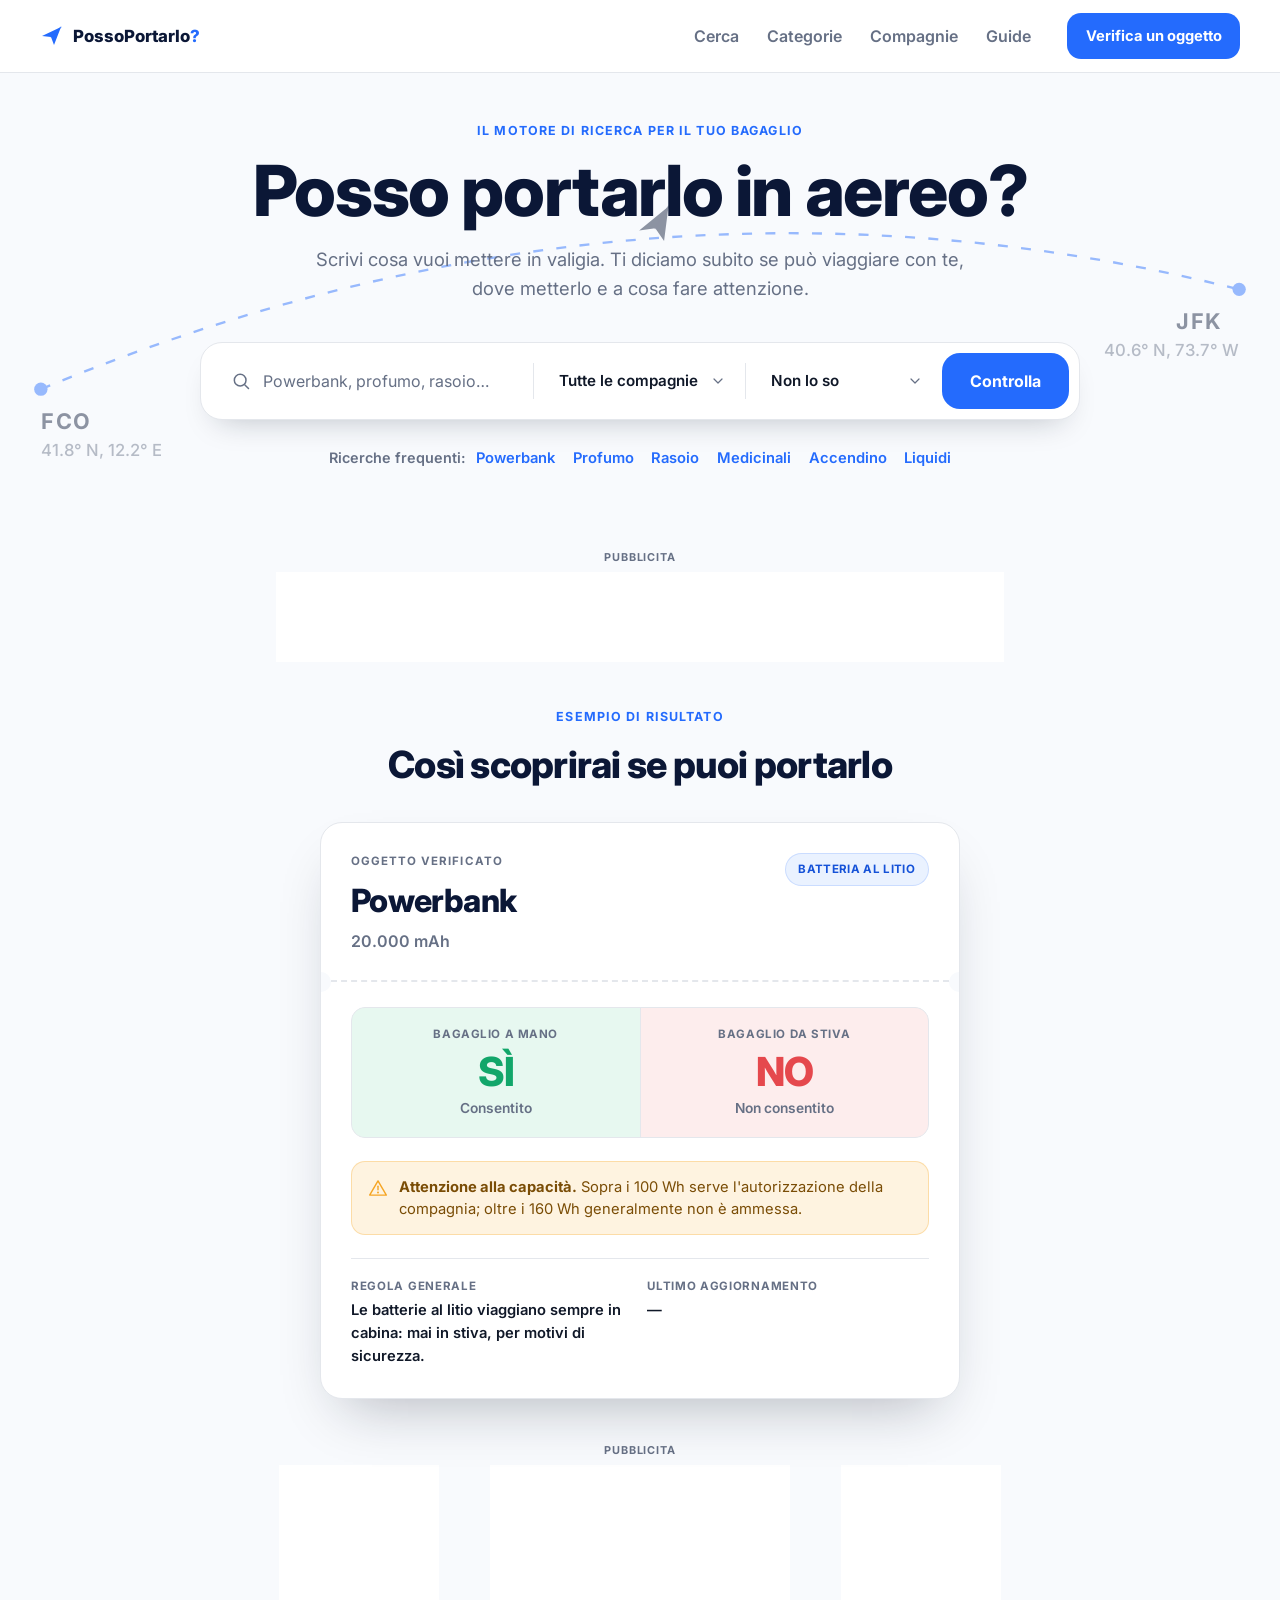
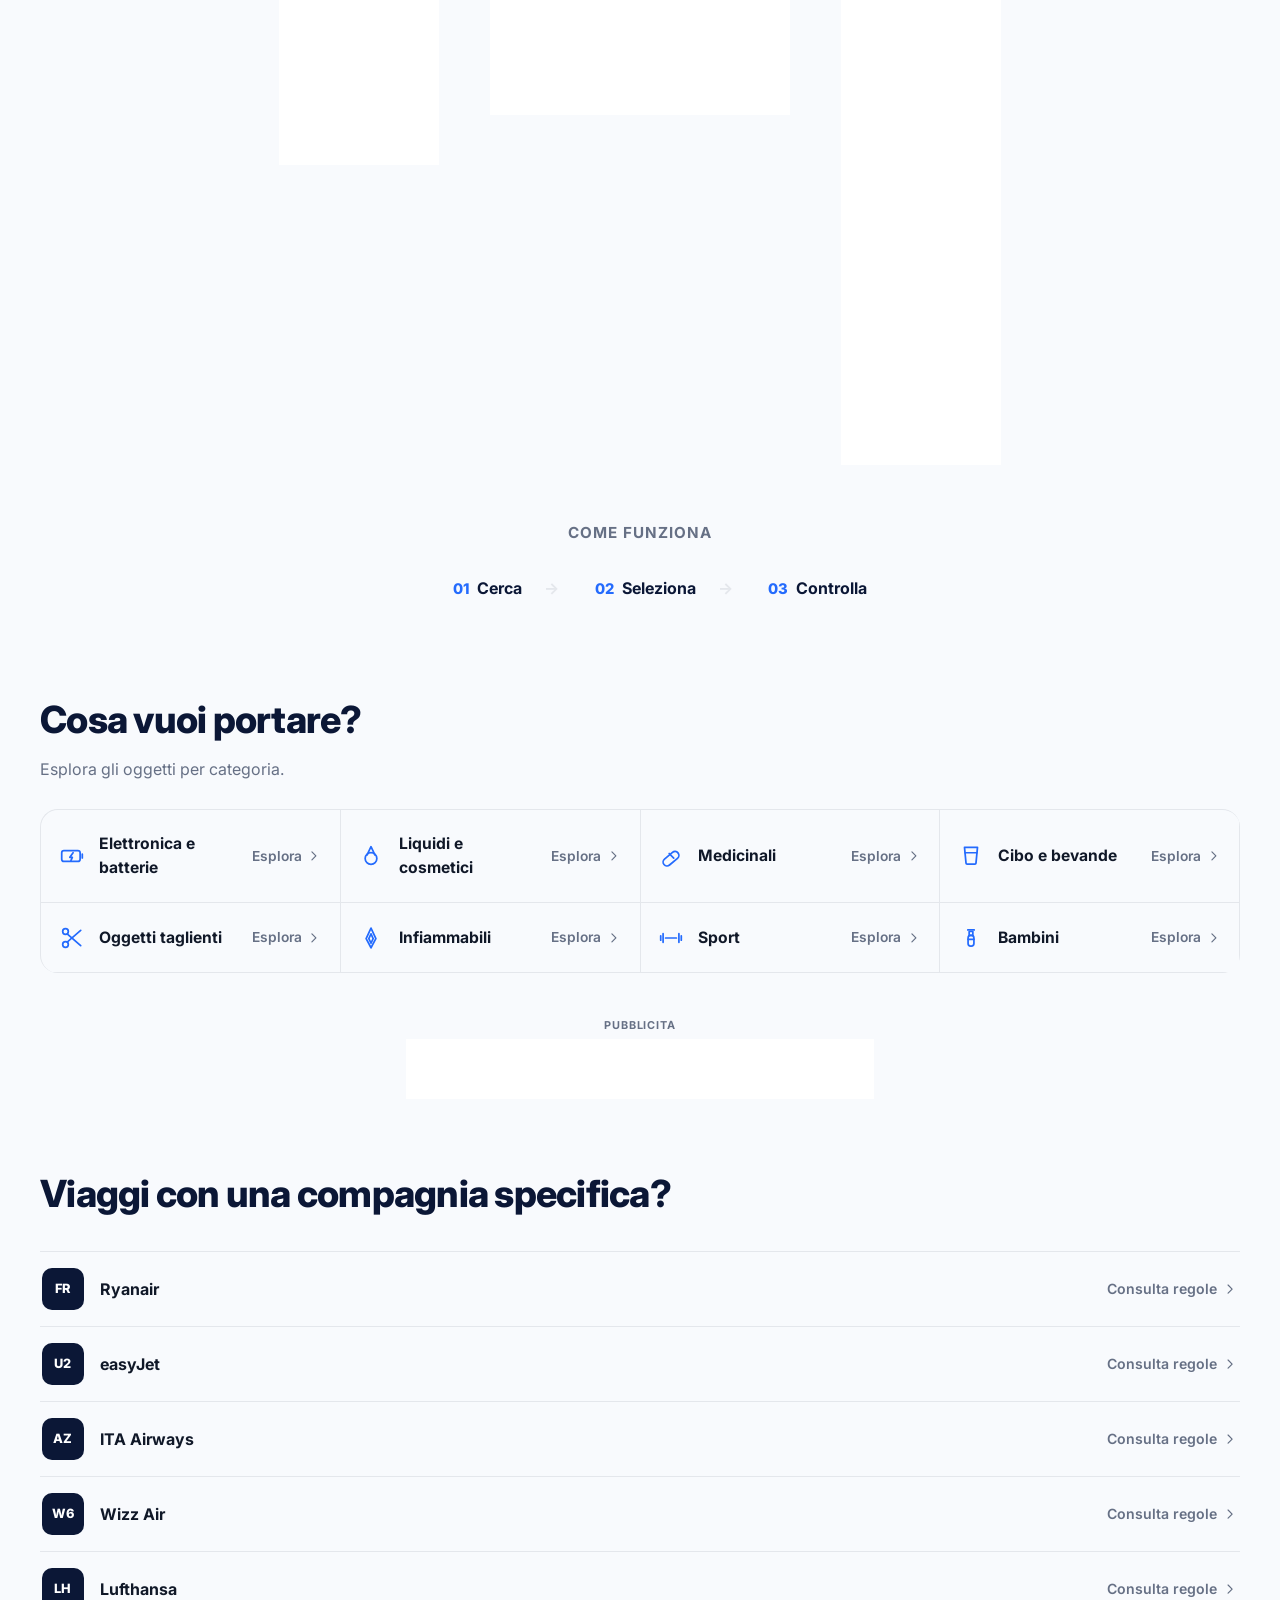
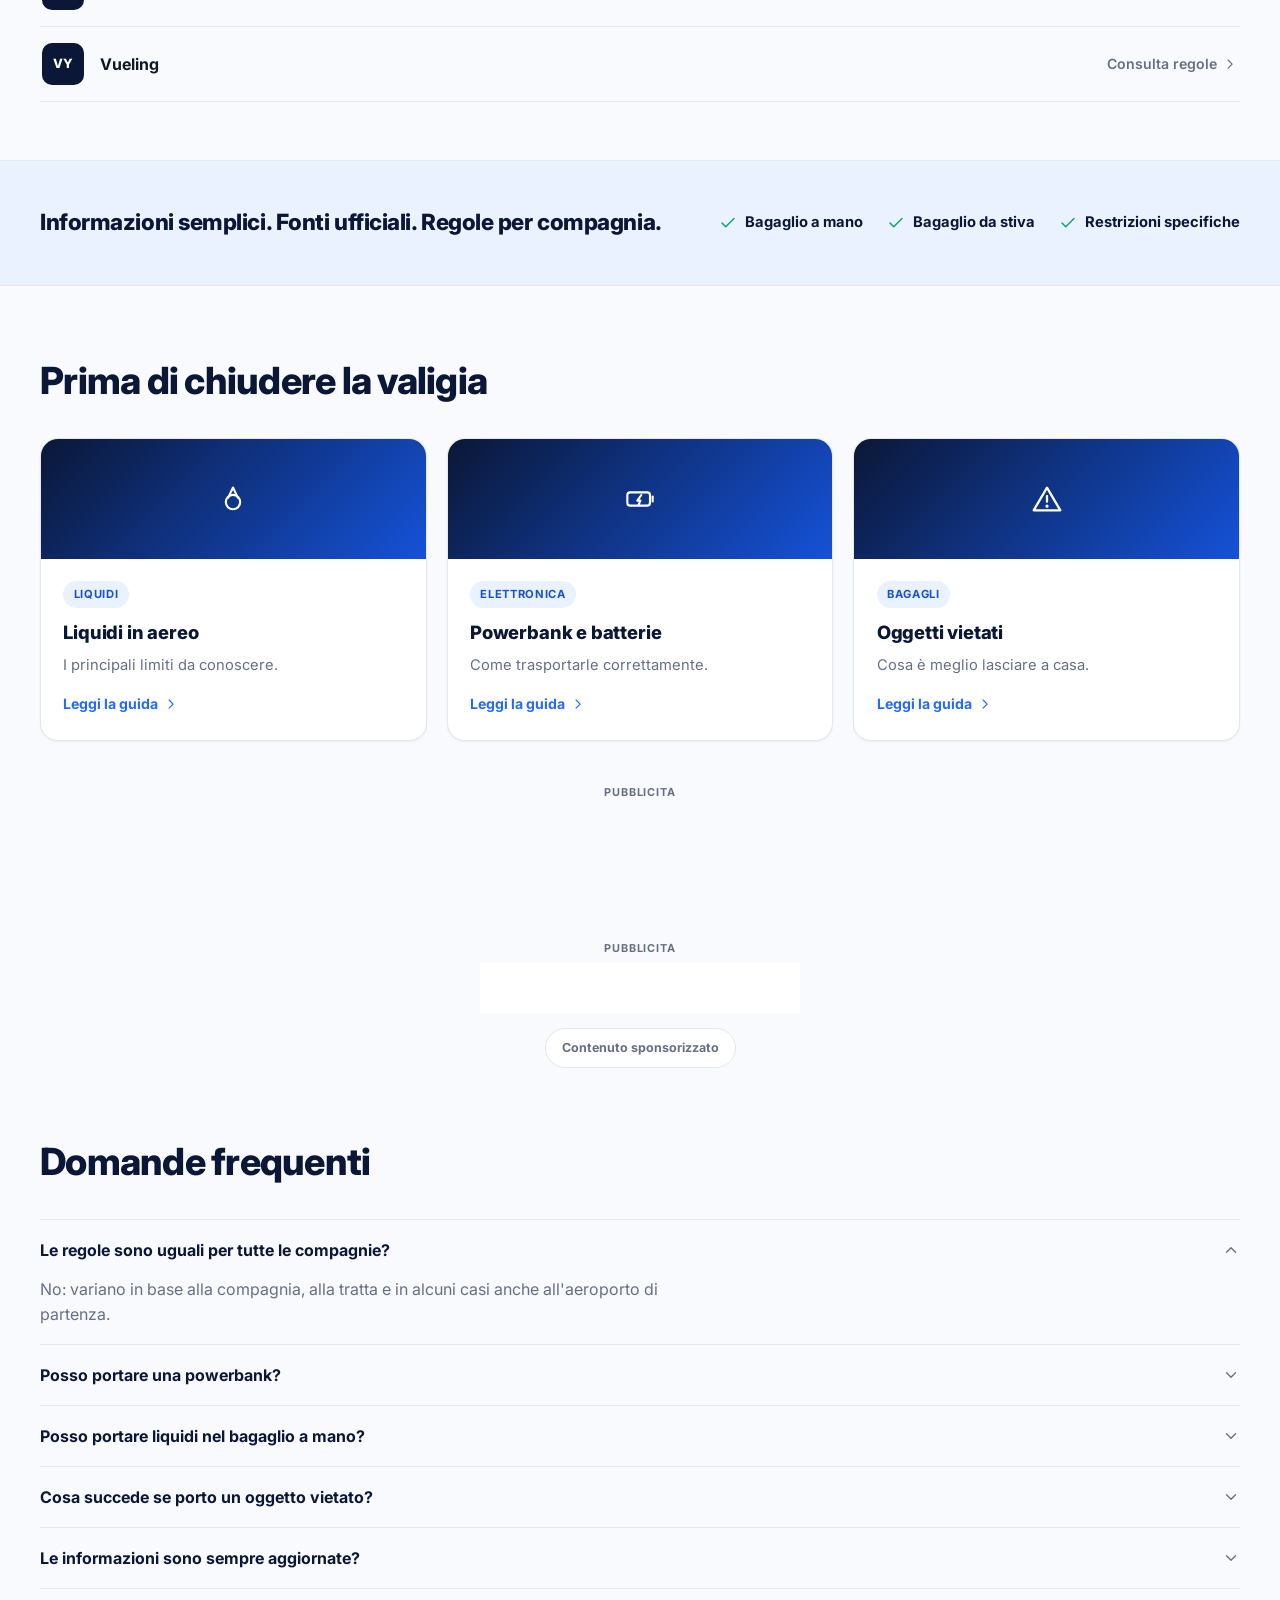
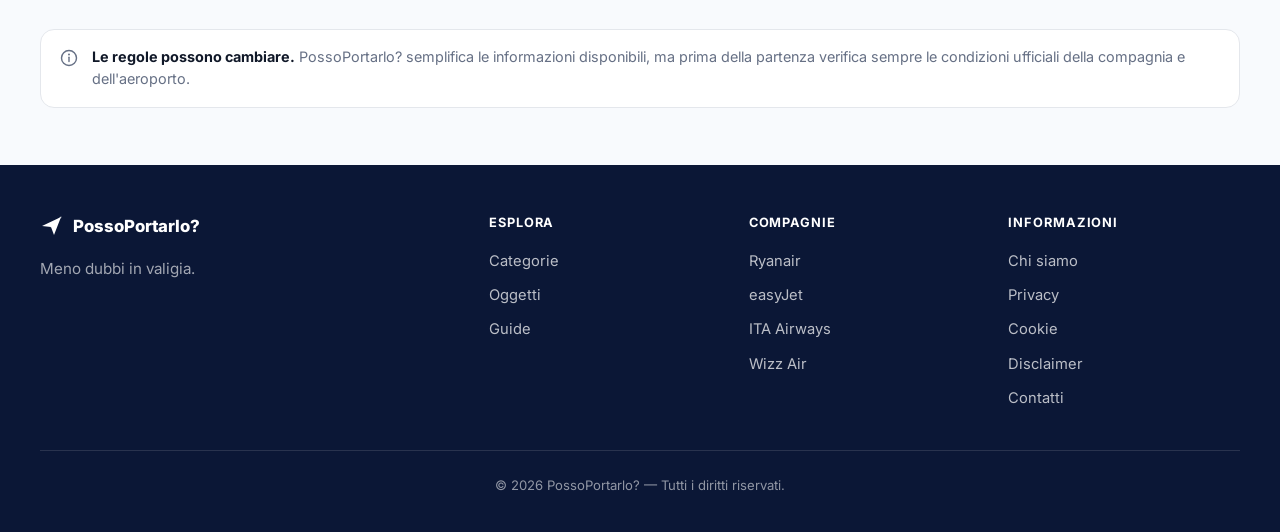
<file: index.html>
<!DOCTYPE html>
<html lang="it">
  <head>
    <meta charset="UTF-8" />
    <meta name="viewport" content="width=device-width, initial-scale=1.0" />
    <meta
      name="description"
      content="PossoPortarlo? è il motore di ricerca per il bagaglio: scrivi un oggetto e scopri subito se puoi portarlo in aereo, nel bagaglio a mano o in stiva."
    />
    <meta name="theme-color" content="#0B1736" />
    <title>PossoPortarlo? — Scopri cosa puoi portare in aereo</title>

    <link rel="preconnect" href="https://fonts.googleapis.com" />
    <link rel="preconnect" href="https://fonts.gstatic.com" crossorigin />
    <link
      href="https://fonts.googleapis.com/css2?family=Inter:wght@400;500;600;700;800&display=swap"
      rel="stylesheet"
    />
    <link rel="stylesheet" href="css/style.css" />
    <noscript>
      <style>
        .reveal {
          opacity: 1 !important;
          transform: none !important;
        }
      </style>
    </noscript>
  </head>
  <body>
    <a class="skip-link" href="#main-content">Vai al contenuto principale</a>

    <svg class="icon-sprite" aria-hidden="true" focusable="false">
      <symbol id="icon-plane" viewBox="0 0 24 24" fill="currentColor">
        <path d="M2 12 21 3 14 21 11 13 2 12Z" />
        <path d="M21 3 11 13" stroke="currentColor" stroke-width="1.1" stroke-linecap="round" fill="none" opacity=".55" />
      </symbol>
      <symbol id="icon-search" viewBox="0 0 24 24" fill="none" stroke="currentColor" stroke-width="1.8" stroke-linecap="round" stroke-linejoin="round">
        <circle cx="11" cy="11" r="7" />
        <path d="M21 21 16.7 16.7" />
      </symbol>
      <symbol id="icon-chevron-down" viewBox="0 0 24 24" fill="none" stroke="currentColor" stroke-width="1.8" stroke-linecap="round" stroke-linejoin="round">
        <path d="M6 9 12 15 18 9" />
      </symbol>
      <symbol id="icon-chevron-right" viewBox="0 0 24 24" fill="none" stroke="currentColor" stroke-width="1.8" stroke-linecap="round" stroke-linejoin="round">
        <path d="M9 6 15 12 9 18" />
      </symbol>
      <symbol id="icon-menu" viewBox="0 0 24 24" fill="none" stroke="currentColor" stroke-width="1.8" stroke-linecap="round" stroke-linejoin="round">
        <path d="M3 6h18M3 12h18M3 18h18" />
      </symbol>
      <symbol id="icon-close" viewBox="0 0 24 24" fill="none" stroke="currentColor" stroke-width="1.8" stroke-linecap="round" stroke-linejoin="round">
        <path d="M6 6 18 18M18 6 6 18" />
      </symbol>
      <symbol id="icon-check" viewBox="0 0 24 24" fill="none" stroke="currentColor" stroke-width="2" stroke-linecap="round" stroke-linejoin="round">
        <path d="M20 6 9 17 4 12" />
      </symbol>
      <symbol id="icon-alert" viewBox="0 0 24 24" fill="none" stroke="currentColor" stroke-width="1.7" stroke-linecap="round" stroke-linejoin="round">
        <path d="M12 3.5 22 20.5H2Z" />
        <path d="M12 9.8V14" />
        <path d="M12 17.3v.2" stroke-width="2.3" />
      </symbol>
      <symbol id="icon-info" viewBox="0 0 24 24" fill="none" stroke="currentColor" stroke-width="1.7" stroke-linecap="round" stroke-linejoin="round">
        <circle cx="12" cy="12" r="9" />
        <path d="M12 11v5.3" />
        <path d="M12 7.6v.2" stroke-width="2.3" />
      </symbol>
      <symbol id="icon-battery" viewBox="0 0 24 24" fill="none" stroke="currentColor" stroke-width="1.6" stroke-linecap="round" stroke-linejoin="round">
        <rect x="2.5" y="7" width="17" height="10" rx="2.1" />
        <path d="M21.5 10.2v3.6" />
        <path d="M13 9 10 13.2h2.3L11 16.2" />
      </symbol>
      <symbol id="icon-droplet" viewBox="0 0 24 24" fill="none" stroke="currentColor" stroke-width="1.6" stroke-linecap="round" stroke-linejoin="round">
        <circle cx="12" cy="14.3" r="5.4" />
        <path d="M8.4 11 12 3.4 15.6 11" />
      </symbol>
      <symbol id="icon-pill" viewBox="0 0 24 24" fill="none" stroke="currentColor" stroke-width="1.6" stroke-linecap="round" stroke-linejoin="round">
        <rect x="3.6" y="10.9" width="16.8" height="7.2" rx="3.6" transform="rotate(-40 12 14.5)" />
        <path d="M10.3 9.7 14.5 13.9" />
      </symbol>
      <symbol id="icon-food" viewBox="0 0 24 24" fill="none" stroke="currentColor" stroke-width="1.6" stroke-linecap="round" stroke-linejoin="round">
        <path d="M6 4h12L16.6 18.6a1 1 0 0 1-1 .9H8.4a1 1 0 0 1-1-.9L6 4Z" />
        <path d="M6.6 9h10.8" />
      </symbol>
      <symbol id="icon-scissors" viewBox="0 0 24 24" fill="none" stroke="currentColor" stroke-width="1.6" stroke-linecap="round" stroke-linejoin="round">
        <circle cx="6" cy="6" r="2.6" />
        <circle cx="6" cy="18" r="2.6" />
        <path d="M20 5 7.8 15.5" />
        <path d="M20 19 7.8 8.5" />
      </symbol>
      <symbol id="icon-flame" viewBox="0 0 24 24" fill="none" stroke="currentColor" stroke-width="1.6" stroke-linejoin="round">
        <path d="M12 2.8 16.5 12.5 12 21 7.5 12.5Z" />
        <path d="M12 8.2 14 12.5 12 16.8 10 12.5Z" />
      </symbol>
      <symbol id="icon-dumbbell" viewBox="0 0 24 24" fill="none" stroke="currentColor" stroke-width="1.6" stroke-linecap="round" stroke-linejoin="round">
        <path d="M2.5 10v4M4.7 8v8M19.3 8v8M21.5 10v4M7 12h10" />
      </symbol>
      <symbol id="icon-baby" viewBox="0 0 24 24" fill="none" stroke="currentColor" stroke-width="1.6" stroke-linecap="round" stroke-linejoin="round">
        <rect x="9.3" y="9.6" width="5.4" height="9.8" rx="2.4" />
        <rect x="10.3" y="6" width="3.4" height="3.6" />
        <path d="M9 4.6h6" />
        <path d="M9.3 13.2h5.4" />
      </symbol>
    </svg>

    <header class="site-header" data-header>
      <div class="container header-bar">
        <a class="brand" href="index.html" aria-label="PossoPortarlo? — Home">
          <svg class="icon brand__icon" aria-hidden="true" focusable="false"><use href="#icon-plane"></use></svg>
          <span class="brand__text">PossoPortarlo<span class="brand__mark">?</span></span>
        </a>

        <button type="button" class="nav-toggle" data-nav-toggle aria-expanded="false" aria-controls="main-nav" aria-label="Apri il menu">
          <svg class="icon nav-toggle__icon" aria-hidden="true" focusable="false"><use href="#icon-menu" data-nav-toggle-icon></use></svg>
        </button>

        <nav class="main-nav" id="main-nav" data-main-nav aria-label="Menu principale">
          <a class="main-nav__link" href="#cerca" data-nav-link>Cerca</a>
          <a class="main-nav__link" href="#categorie" data-nav-link>Categorie</a>
          <a class="main-nav__link" href="#compagnie" data-nav-link>Compagnie</a>
          <a class="main-nav__link" href="#guide" data-nav-link>Guide</a>
          <a class="btn btn--primary main-nav__cta" href="#cerca" data-nav-link data-focus-search>Verifica un oggetto</a>
        </nav>
      </div>
    </header>

    <main id="main-content">
      <section class="hero">
        <div class="hero__decor" aria-hidden="true">
          <svg viewBox="0 0 800 260" preserveAspectRatio="xMidYMid slice" focusable="false">
            <path class="hero__route" d="M40 190 Q 400 40 760 130" />
            <circle class="hero__route-dot" cx="40" cy="190" r="4" />
            <circle class="hero__route-dot" cx="760" cy="130" r="4" />
            <g class="hero__route-plane" transform="translate(410 92) rotate(-14)">
              <use href="#icon-plane" width="26" height="26" x="-13" y="-13"></use>
            </g>
            <text class="hero__route-code" x="40" y="214">FCO</text>
            <text class="hero__route-code" x="722" y="154">JFK</text>
            <text class="hero__route-coord" x="40" y="230">41.8° N, 12.2° E</text>
            <text class="hero__route-coord" x="760" y="170" text-anchor="end">40.6° N, 73.7° W</text>
          </svg>
        </div>

        <div class="container hero__inner">
          <p class="eyebrow">Il motore di ricerca per il tuo bagaglio</p>
          <h1 class="hero__title">Posso portarlo in aereo?</h1>
          <p class="hero__subtitle">
            Scrivi cosa vuoi mettere in valigia. Ti diciamo subito se può viaggiare con te,
            dove metterlo e a cosa fare attenzione.
          </p>

          <form class="search-engine" id="cerca" data-search-form aria-label="Motore di ricerca bagagli" novalidate>
            <div class="search-engine__field search-engine__field--query">
              <svg class="icon search-engine__icon" aria-hidden="true" focusable="false"><use href="#icon-search"></use></svg>
              <label for="search-object" class="sr-only">Cosa vuoi portare?</label>
              <input
                type="text"
                id="search-object"
                name="oggetto"
                class="search-engine__input"
                placeholder="Powerbank, profumo, rasoio…"
                autocomplete="off"
                data-search-input
              />
            </div>

            <span class="search-engine__divider" aria-hidden="true"></span>

            <div class="search-engine__field">
              <label for="search-airline" class="sr-only">Compagnia aerea</label>
              <select id="search-airline" name="compagnia" class="search-engine__select" data-search-airline>
                <option value="">Tutte le compagnie</option>
                <option value="ryanair">Ryanair</option>
                <option value="easyjet">easyJet</option>
                <option value="ita">ITA Airways</option>
                <option value="wizzair">Wizz Air</option>
                <option value="lufthansa">Lufthansa</option>
              </select>
              <svg class="icon search-engine__chevron" aria-hidden="true" focusable="false"><use href="#icon-chevron-down"></use></svg>
            </div>

            <span class="search-engine__divider" aria-hidden="true"></span>

            <div class="search-engine__field">
              <label for="search-baggage" class="sr-only">Tipo di bagaglio</label>
              <select id="search-baggage" name="bagaglio" class="search-engine__select" data-search-baggage>
                <option value="">Non lo so</option>
                <option value="mano">Bagaglio a mano</option>
                <option value="stiva">Bagaglio da stiva</option>
              </select>
              <svg class="icon search-engine__chevron" aria-hidden="true" focusable="false"><use href="#icon-chevron-down"></use></svg>
            </div>

            <button type="submit" class="search-engine__submit">Controlla</button>
          </form>

          <div class="quick-links">
            <span class="quick-links__label">Ricerche frequenti:</span>
            <ul class="quick-links__list">
              <li><button type="button" class="quick-links__item" data-quick-search="Powerbank">Powerbank</button></li>
              <li><button type="button" class="quick-links__item" data-quick-search="Profumo">Profumo</button></li>
              <li><button type="button" class="quick-links__item" data-quick-search="Rasoio">Rasoio</button></li>
              <li><button type="button" class="quick-links__item" data-quick-search="Medicinali">Medicinali</button></li>
              <li><button type="button" class="quick-links__item" data-quick-search="Accendino">Accendino</button></li>
              <li><button type="button" class="quick-links__item" data-quick-search="Liquidi">Liquidi</button></li>
            </ul>
          </div>
        </div>
      </section>

      <aside class="ad-section ad-section--leaderboard container" aria-label="Pubblicità">
        <span class="ad-section__label">Pubblicità</span>
        <div class="ad-unit ad-unit--728x90">
          <script>
            atOptions = {
              'key' : '7f5631daa2b2251f16e47346f433a69c',
              'format' : 'iframe',
              'height' : 90,
              'width' : 728,
              'params' : {}
            };
          </script>
          <script src="https://www.highperformanceformat.com/7f5631daa2b2251f16e47346f433a69c/invoke.js"></script>
        </div>
      </aside>

      <section class="pass-section container" aria-labelledby="pass-title">
        <div class="section-head">
          <p class="eyebrow">Esempio di risultato</p>
          <h2 id="pass-title" class="section-head__title">Così scoprirai se puoi portarlo</h2>
        </div>

        <article class="pass" data-result aria-live="polite">
          <div class="pass__top">
            <div>
              <p class="pass__eyebrow" data-result-eyebrow>Oggetto verificato</p>
              <h3 class="pass__title" data-result-name>Powerbank</h3>
              <p class="pass__subtitle" data-result-detail>20.000 mAh</p>
            </div>
            <span class="pass__badge" data-result-badge>Batteria al litio</span>
          </div>

          <div class="pass__stub" aria-hidden="true"></div>

          <div class="pass__grid">
            <div class="pass__status pass__status--yes" data-result-hand>
              <p class="pass__status-label">Bagaglio a mano</p>
              <p class="pass__status-value" data-result-hand-value>SÌ</p>
              <p class="pass__status-note" data-result-hand-note>Consentito</p>
            </div>
            <div class="pass__status pass__status--no" data-result-hold>
              <p class="pass__status-label">Bagaglio da stiva</p>
              <p class="pass__status-value" data-result-hold-value>NO</p>
              <p class="pass__status-note" data-result-hold-note>Non consentito</p>
            </div>
          </div>

          <div class="pass__warning">
            <svg class="icon pass__warning-icon" aria-hidden="true" focusable="false"><use href="#icon-alert"></use></svg>
            <p>
              <strong data-result-warning-title>Attenzione alla capacità.</strong>
              <span data-result-warning>Sopra i 100 Wh serve l'autorizzazione della compagnia; oltre i 160 Wh generalmente non è ammessa.</span>
            </p>
          </div>

          <div class="pass__meta">
            <div class="pass__meta-item">
              <p class="pass__meta-label">Regola generale</p>
              <p class="pass__meta-value" data-result-rule>Le batterie al litio viaggiano sempre in cabina: mai in stiva, per motivi di sicurezza.</p>
            </div>
            <div class="pass__meta-item">
              <p class="pass__meta-label">Ultimo aggiornamento</p>
              <p class="pass__meta-value" data-result-updated>—</p>
            </div>
          </div>
        </article>
      </section>

      <aside class="ad-section container" aria-label="Pubblicità">
        <span class="ad-section__label">Pubblicità</span>
        <div class="ad-grid">
          <div class="ad-unit ad-unit--160x300">
            <script>
              atOptions = {
                'key' : '32b9eb4490a553f5118697b04333ef31',
                'format' : 'iframe',
                'height' : 300,
                'width' : 160,
                'params' : {}
              };
            </script>
            <script src="https://www.highperformanceformat.com/32b9eb4490a553f5118697b04333ef31/invoke.js"></script>
          </div>

          <div class="ad-unit ad-unit--300x250">
            <script>
              atOptions = {
                'key' : '8a5eaa2961079722f42e4c88057ac665',
                'format' : 'iframe',
                'height' : 250,
                'width' : 300,
                'params' : {}
              };
            </script>
            <script src="https://www.highperformanceformat.com/8a5eaa2961079722f42e4c88057ac665/invoke.js"></script>
          </div>

          <div class="ad-unit ad-unit--160x600">
            <script>
              atOptions = {
                'key' : 'e3b0eb22606673493b812be5b300c602',
                'format' : 'iframe',
                'height' : 600,
                'width' : 160,
                'params' : {}
              };
            </script>
            <script src="https://www.highperformanceformat.com/e3b0eb22606673493b812be5b300c602/invoke.js"></script>
          </div>
        </div>
      </aside>

      <section class="steps-strip container" aria-labelledby="steps-title">
        <h2 id="steps-title" class="steps-strip__title">Come funziona</h2>
        <ol class="steps-strip__list">
          <li class="steps-strip__item"><span class="steps-strip__index">01</span><span class="steps-strip__label">Cerca</span></li>
          <li class="steps-strip__item"><span class="steps-strip__index">02</span><span class="steps-strip__label">Seleziona</span></li>
          <li class="steps-strip__item"><span class="steps-strip__index">03</span><span class="steps-strip__label">Controlla</span></li>
        </ol>
      </section>

      <section class="category-section container reveal" id="categorie" aria-labelledby="category-title">
        <div class="section-head">
          <h2 id="category-title" class="section-head__title">Cosa vuoi portare?</h2>
          <p class="section-head__subtitle">Esplora gli oggetti per categoria.</p>
        </div>

        <div class="category-list">
          <a class="category-list__item" href="oggetti/powerbank.html">
            <svg class="icon category-list__icon" aria-hidden="true" focusable="false"><use href="#icon-battery"></use></svg>
            <span class="category-list__title">Elettronica e batterie</span>
            <span class="category-list__cta">Esplora <svg class="icon" aria-hidden="true" focusable="false"><use href="#icon-chevron-right"></use></svg></span>
          </a>
          <a class="category-list__item" href="oggetti/profumo.html">
            <svg class="icon category-list__icon" aria-hidden="true" focusable="false"><use href="#icon-droplet"></use></svg>
            <span class="category-list__title">Liquidi e cosmetici</span>
            <span class="category-list__cta">Esplora <svg class="icon" aria-hidden="true" focusable="false"><use href="#icon-chevron-right"></use></svg></span>
          </a>
          <a class="category-list__item" href="#">
            <svg class="icon category-list__icon" aria-hidden="true" focusable="false"><use href="#icon-pill"></use></svg>
            <span class="category-list__title">Medicinali</span>
            <span class="category-list__cta">Esplora <svg class="icon" aria-hidden="true" focusable="false"><use href="#icon-chevron-right"></use></svg></span>
          </a>
          <a class="category-list__item" href="#">
            <svg class="icon category-list__icon" aria-hidden="true" focusable="false"><use href="#icon-food"></use></svg>
            <span class="category-list__title">Cibo e bevande</span>
            <span class="category-list__cta">Esplora <svg class="icon" aria-hidden="true" focusable="false"><use href="#icon-chevron-right"></use></svg></span>
          </a>
          <a class="category-list__item" href="oggetti/rasoio.html">
            <svg class="icon category-list__icon" aria-hidden="true" focusable="false"><use href="#icon-scissors"></use></svg>
            <span class="category-list__title">Oggetti taglienti</span>
            <span class="category-list__cta">Esplora <svg class="icon" aria-hidden="true" focusable="false"><use href="#icon-chevron-right"></use></svg></span>
          </a>
          <a class="category-list__item" href="#">
            <svg class="icon category-list__icon" aria-hidden="true" focusable="false"><use href="#icon-flame"></use></svg>
            <span class="category-list__title">Infiammabili</span>
            <span class="category-list__cta">Esplora <svg class="icon" aria-hidden="true" focusable="false"><use href="#icon-chevron-right"></use></svg></span>
          </a>
          <a class="category-list__item" href="#">
            <svg class="icon category-list__icon" aria-hidden="true" focusable="false"><use href="#icon-dumbbell"></use></svg>
            <span class="category-list__title">Sport</span>
            <span class="category-list__cta">Esplora <svg class="icon" aria-hidden="true" focusable="false"><use href="#icon-chevron-right"></use></svg></span>
          </a>
          <a class="category-list__item" href="#">
            <svg class="icon category-list__icon" aria-hidden="true" focusable="false"><use href="#icon-baby"></use></svg>
            <span class="category-list__title">Bambini</span>
            <span class="category-list__cta">Esplora <svg class="icon" aria-hidden="true" focusable="false"><use href="#icon-chevron-right"></use></svg></span>
          </a>
        </div>
      </section>

      <aside class="ad-section container" aria-label="Pubblicità">
        <span class="ad-section__label">Pubblicità</span>
        <div class="ad-unit ad-unit--468x60">
          <script>
            atOptions = {
              'key' : 'f1cd31181fdd44acfe02cac107cea10a',
              'format' : 'iframe',
              'height' : 60,
              'width' : 468,
              'params' : {}
            };
          </script>
          <script src="https://www.highperformanceformat.com/f1cd31181fdd44acfe02cac107cea10a/invoke.js"></script>
        </div>
      </aside>

      <section class="airline-section container reveal" id="compagnie" aria-labelledby="airline-title">
        <div class="section-head">
          <h2 id="airline-title" class="section-head__title">Viaggi con una compagnia specifica?</h2>
        </div>

        <div class="airline-list">
          <a class="airline-list__item" href="compagnie/ryanair.html">
            <span class="airline-list__logo" aria-hidden="true">FR</span>
            <span class="airline-list__name">Ryanair</span>
            <span class="airline-list__cta">Consulta regole <svg class="icon" aria-hidden="true" focusable="false"><use href="#icon-chevron-right"></use></svg></span>
          </a>
          <a class="airline-list__item" href="compagnie/easyjet.html">
            <span class="airline-list__logo" aria-hidden="true">U2</span>
            <span class="airline-list__name">easyJet</span>
            <span class="airline-list__cta">Consulta regole <svg class="icon" aria-hidden="true" focusable="false"><use href="#icon-chevron-right"></use></svg></span>
          </a>
          <a class="airline-list__item" href="#">
            <span class="airline-list__logo" aria-hidden="true">AZ</span>
            <span class="airline-list__name">ITA Airways</span>
            <span class="airline-list__cta">Consulta regole <svg class="icon" aria-hidden="true" focusable="false"><use href="#icon-chevron-right"></use></svg></span>
          </a>
          <a class="airline-list__item" href="#">
            <span class="airline-list__logo" aria-hidden="true">W6</span>
            <span class="airline-list__name">Wizz Air</span>
            <span class="airline-list__cta">Consulta regole <svg class="icon" aria-hidden="true" focusable="false"><use href="#icon-chevron-right"></use></svg></span>
          </a>
          <a class="airline-list__item" href="#">
            <span class="airline-list__logo" aria-hidden="true">LH</span>
            <span class="airline-list__name">Lufthansa</span>
            <span class="airline-list__cta">Consulta regole <svg class="icon" aria-hidden="true" focusable="false"><use href="#icon-chevron-right"></use></svg></span>
          </a>
          <a class="airline-list__item" href="#">
            <span class="airline-list__logo" aria-hidden="true">VY</span>
            <span class="airline-list__name">Vueling</span>
            <span class="airline-list__cta">Consulta regole <svg class="icon" aria-hidden="true" focusable="false"><use href="#icon-chevron-right"></use></svg></span>
          </a>
        </div>
      </section>

      <section class="trust">
        <div class="container trust__inner">
          <h2 class="trust__statement">Informazioni semplici. Fonti ufficiali. Regole per compagnia.</h2>
          <ul class="trust__list">
            <li class="trust__item"><svg class="icon" aria-hidden="true" focusable="false"><use href="#icon-check"></use></svg>Bagaglio a mano</li>
            <li class="trust__item"><svg class="icon" aria-hidden="true" focusable="false"><use href="#icon-check"></use></svg>Bagaglio da stiva</li>
            <li class="trust__item"><svg class="icon" aria-hidden="true" focusable="false"><use href="#icon-check"></use></svg>Restrizioni specifiche</li>
          </ul>
        </div>
      </section>

      <section class="guide-section container reveal" id="guide" aria-labelledby="guide-title">
        <div class="section-head">
          <h2 id="guide-title" class="section-head__title">Prima di chiudere la valigia</h2>
        </div>

        <div class="guide-grid">
          <a class="guide-card" href="#">
            <div class="guide-card__cover" aria-hidden="true"><svg class="icon" focusable="false"><use href="#icon-droplet"></use></svg></div>
            <div class="guide-card__body">
              <p class="guide-card__tag">Liquidi</p>
              <h3 class="guide-card__title">Liquidi in aereo</h3>
              <p class="guide-card__excerpt">I principali limiti da conoscere.</p>
              <span class="guide-card__cta">Leggi la guida <svg class="icon" aria-hidden="true" focusable="false"><use href="#icon-chevron-right"></use></svg></span>
            </div>
          </a>
          <a class="guide-card" href="#">
            <div class="guide-card__cover" aria-hidden="true"><svg class="icon" focusable="false"><use href="#icon-battery"></use></svg></div>
            <div class="guide-card__body">
              <p class="guide-card__tag">Elettronica</p>
              <h3 class="guide-card__title">Powerbank e batterie</h3>
              <p class="guide-card__excerpt">Come trasportarle correttamente.</p>
              <span class="guide-card__cta">Leggi la guida <svg class="icon" aria-hidden="true" focusable="false"><use href="#icon-chevron-right"></use></svg></span>
            </div>
          </a>
          <a class="guide-card" href="#">
            <div class="guide-card__cover" aria-hidden="true"><svg class="icon" focusable="false"><use href="#icon-alert"></use></svg></div>
            <div class="guide-card__body">
              <p class="guide-card__tag">Bagagli</p>
              <h3 class="guide-card__title">Oggetti vietati</h3>
              <p class="guide-card__excerpt">Cosa è meglio lasciare a casa.</p>
              <span class="guide-card__cta">Leggi la guida <svg class="icon" aria-hidden="true" focusable="false"><use href="#icon-chevron-right"></use></svg></span>
            </div>
          </a>
        </div>
      </section>

      <aside class="ad-section ad-section--native container" aria-label="Pubblicità">
        <span class="ad-section__label">Pubblicità</span>
        <script async="async" data-cfasync="false" src="https://pl30799898.effectivecpmnetwork.com/cfcc443ffd36dc64e8dd5e8a86ab56c8/invoke.js"></script>
        <div id="container-cfcc443ffd36dc64e8dd5e8a86ab56c8"></div>
      </aside>

      <aside class="ad-section container" aria-label="Pubblicità">
        <span class="ad-section__label">Pubblicità</span>
        <div class="ad-unit ad-unit--320x50">
          <script>
            atOptions = {
              'key' : 'ae96043b7223677e3526e08a3986b505',
              'format' : 'iframe',
              'height' : 50,
              'width' : 320,
              'params' : {}
            };
          </script>
          <script src="https://www.highperformanceformat.com/ae96043b7223677e3526e08a3986b505/invoke.js"></script>
        </div>
        <a
          class="ad-smartlink"
          href="https://www.effectivecpmnetwork.com/w6ia7qwtf4?key=725bb38624a23fee54acca6a1a2b6e11"
          target="_blank"
          rel="sponsored noopener noreferrer"
        >Contenuto sponsorizzato</a>
      </aside>

      <section class="faq container" id="faq" aria-labelledby="faq-title">
        <div class="section-head">
          <h2 id="faq-title" class="section-head__title">Domande frequenti</h2>
        </div>

        <div class="faq-list">
          <details class="faq-item" open>
            <summary class="faq-item__question">
              <span>Le regole sono uguali per tutte le compagnie?</span>
              <svg class="icon faq-item__icon" aria-hidden="true" focusable="false"><use href="#icon-chevron-down"></use></svg>
            </summary>
            <p class="faq-item__answer">No: variano in base alla compagnia, alla tratta e in alcuni casi anche all'aeroporto di partenza.</p>
          </details>

          <details class="faq-item">
            <summary class="faq-item__question">
              <span>Posso portare una powerbank?</span>
              <svg class="icon faq-item__icon" aria-hidden="true" focusable="false"><use href="#icon-chevron-down"></use></svg>
            </summary>
            <p class="faq-item__answer">Sì, in molti casi è consentita nel bagaglio a mano, ma con limiti di capacità e senza trasporto in stiva.</p>
          </details>

          <details class="faq-item">
            <summary class="faq-item__question">
              <span>Posso portare liquidi nel bagaglio a mano?</span>
              <svg class="icon faq-item__icon" aria-hidden="true" focusable="false"><use href="#icon-chevron-down"></use></svg>
            </summary>
            <p class="faq-item__answer">Sì, ma entro i limiti standard dei contenitori da 100 ml e in un unico sacchetto trasparente.</p>
          </details>

          <details class="faq-item">
            <summary class="faq-item__question">
              <span>Cosa succede se porto un oggetto vietato?</span>
              <svg class="icon faq-item__icon" aria-hidden="true" focusable="false"><use href="#icon-chevron-down"></use></svg>
            </summary>
            <p class="faq-item__answer">Potrebbe essere sequestrato prima dell'imbarco o non essere ammesso nel bagaglio a mano.</p>
          </details>

          <details class="faq-item">
            <summary class="faq-item__question">
              <span>Le informazioni sono sempre aggiornate?</span>
              <svg class="icon faq-item__icon" aria-hidden="true" focusable="false"><use href="#icon-chevron-down"></use></svg>
            </summary>
            <p class="faq-item__answer">Questa piattaforma offre informazioni orientative: prima di partire verifica sempre le regole aggiornate del vettore e dell'aeroporto.</p>
          </details>
        </div>
      </section>

      <div class="disclaimer-note container" id="disclaimer" role="note" aria-label="Disclaimer">
        <svg class="icon disclaimer-note__icon" aria-hidden="true" focusable="false"><use href="#icon-info"></use></svg>
        <p class="disclaimer-note__text">
          <strong>Le regole possono cambiare.</strong>
          PossoPortarlo? semplifica le informazioni disponibili, ma prima della partenza verifica sempre le condizioni ufficiali della compagnia e dell'aeroporto.
        </p>
      </div>
    </main>

    <footer class="site-footer">
      <div class="container footer-top">
        <div class="footer-brand">
          <a class="brand brand--footer" href="index.html">
            <svg class="icon brand__icon" aria-hidden="true" focusable="false"><use href="#icon-plane"></use></svg>
            <span class="brand__text">PossoPortarlo<span class="brand__mark">?</span></span>
          </a>
          <p class="footer-tagline">Meno dubbi in valigia.</p>
        </div>

        <div class="footer-columns">
          <div class="footer-col">
            <h3 class="footer-col__title">Esplora</h3>
            <ul>
              <li><a href="#categorie">Categorie</a></li>
              <li><a href="#cerca">Oggetti</a></li>
              <li><a href="#guide">Guide</a></li>
            </ul>
          </div>

          <div class="footer-col">
            <h3 class="footer-col__title">Compagnie</h3>
            <ul>
              <li><a href="compagnie/ryanair.html">Ryanair</a></li>
              <li><a href="compagnie/easyjet.html">easyJet</a></li>
              <li><a href="#">ITA Airways</a></li>
              <li><a href="#">Wizz Air</a></li>
            </ul>
          </div>

          <div class="footer-col">
            <h3 class="footer-col__title">Informazioni</h3>
            <ul>
              <li><a href="#">Chi siamo</a></li>
              <li><a href="#">Privacy</a></li>
              <li><a href="#">Cookie</a></li>
              <li><a href="#disclaimer">Disclaimer</a></li>
              <li><a href="#">Contatti</a></li>
            </ul>
          </div>
        </div>
      </div>

      <div class="container footer-bottom">
        <p>© <span data-year>2026</span> PossoPortarlo? — Tutti i diritti riservati.</p>
      </div>
    </footer>

    <script src="js/script.js"></script>
    <script src="https://pl30799895.effectivecpmnetwork.com/b5/5b/c7/b55bc7bffe8f6bde9fa78368147604c2.js"></script>
    <script src="https://pl30799897.effectivecpmnetwork.com/ca/1f/e2/ca1fe2e0358d92bc6fd8017ef907bca6.js"></script>
  </body>
</html>
</file>
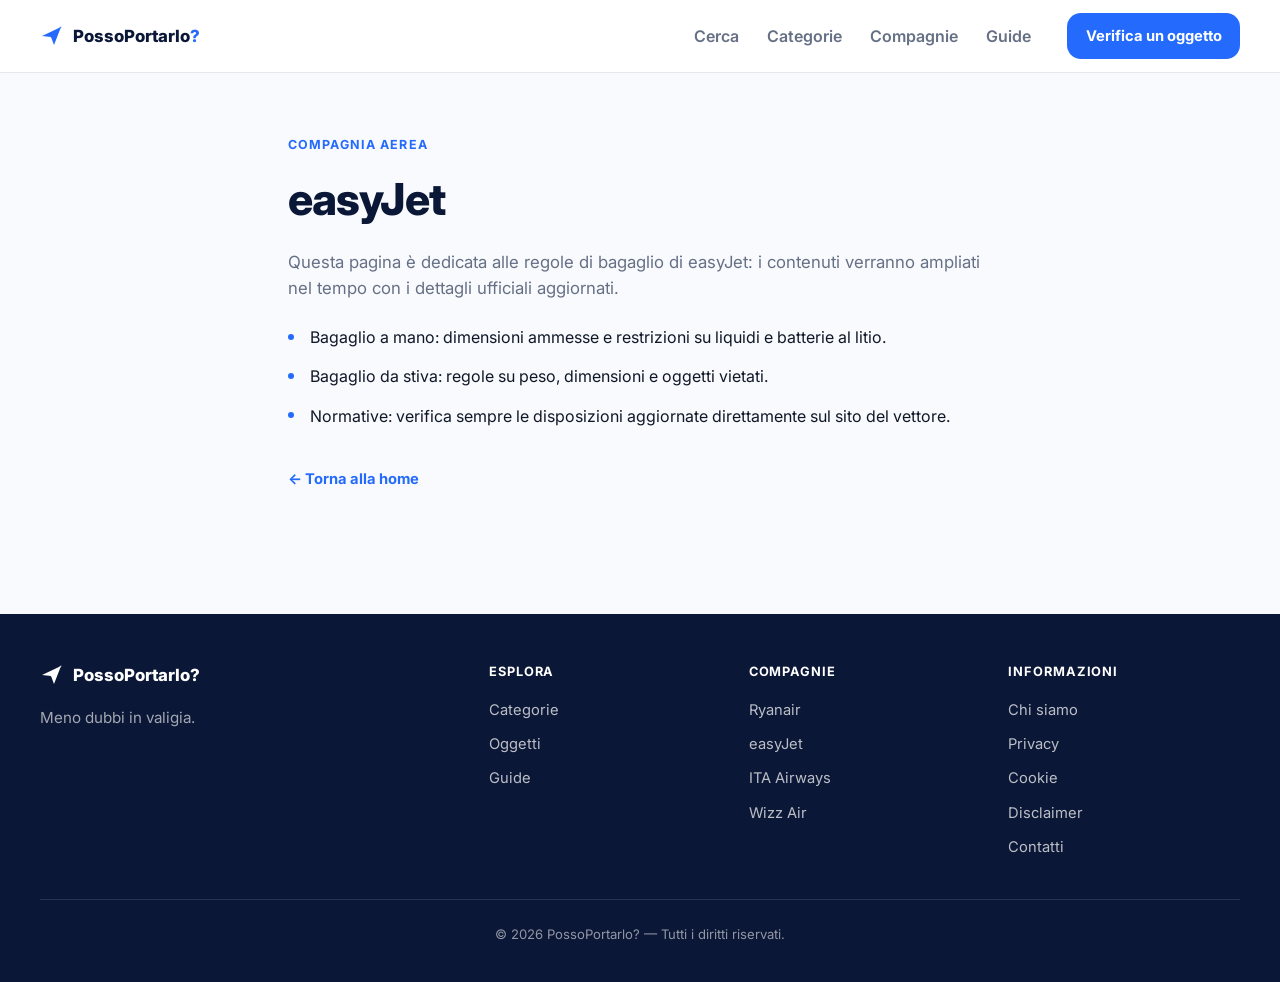
<file: compagnie/easyjet.html>
<!DOCTYPE html>
<html lang="it">
  <head>
    <meta charset="UTF-8" />
    <meta name="viewport" content="width=device-width, initial-scale=1.0" />
    <meta
      name="description"
      content="Le regole easyJet per bagaglio a mano, bagaglio da stiva, liquidi e oggetti vietati: la panoramica su PossoPortarlo?."
    />
    <meta name="theme-color" content="#0B1736" />
    <title>Regole bagaglio easyJet | PossoPortarlo?</title>

    <link rel="preconnect" href="https://fonts.googleapis.com" />
    <link rel="preconnect" href="https://fonts.gstatic.com" crossorigin />
    <link
      href="https://fonts.googleapis.com/css2?family=Inter:wght@400;500;600;700;800&display=swap"
      rel="stylesheet"
    />
    <link rel="stylesheet" href="../css/style.css" />
  </head>
  <body>
    <svg class="icon-sprite" aria-hidden="true" focusable="false">
      <symbol id="icon-plane" viewBox="0 0 24 24" fill="currentColor">
        <path d="M2 12 21 3 14 21 11 13 2 12Z" />
        <path d="M21 3 11 13" stroke="currentColor" stroke-width="1.1" stroke-linecap="round" fill="none" opacity=".55" />
      </symbol>
      <symbol id="icon-menu" viewBox="0 0 24 24" fill="none" stroke="currentColor" stroke-width="1.8" stroke-linecap="round" stroke-linejoin="round">
        <path d="M3 6h18M3 12h18M3 18h18" />
      </symbol>
      <symbol id="icon-close" viewBox="0 0 24 24" fill="none" stroke="currentColor" stroke-width="1.8" stroke-linecap="round" stroke-linejoin="round">
        <path d="M6 6 18 18M18 6 6 18" />
      </symbol>
    </svg>

    <header class="site-header" data-header>
      <div class="container header-bar">
        <a class="brand" href="../index.html" aria-label="PossoPortarlo? — Home">
          <svg class="icon brand__icon" aria-hidden="true" focusable="false"><use href="#icon-plane"></use></svg>
          <span class="brand__text">PossoPortarlo<span class="brand__mark">?</span></span>
        </a>

        <button type="button" class="nav-toggle" data-nav-toggle aria-expanded="false" aria-controls="main-nav" aria-label="Apri il menu">
          <svg class="icon nav-toggle__icon" aria-hidden="true" focusable="false"><use href="#icon-menu" data-nav-toggle-icon></use></svg>
        </button>

        <nav class="main-nav" id="main-nav" data-main-nav aria-label="Menu principale">
          <a class="main-nav__link" href="../index.html#cerca" data-nav-link>Cerca</a>
          <a class="main-nav__link" href="../index.html#categorie" data-nav-link>Categorie</a>
          <a class="main-nav__link" href="../index.html#compagnie" data-nav-link>Compagnie</a>
          <a class="main-nav__link" href="../index.html#guide" data-nav-link>Guide</a>
          <a class="btn btn--primary main-nav__cta" href="../index.html#cerca" data-nav-link>Verifica un oggetto</a>
        </nav>
      </div>
    </header>

    <main id="main-content">
      <article class="detail container">
        <p class="eyebrow">Compagnia aerea</p>
        <h1 class="detail__title">easyJet</h1>
        <p class="detail__lead">
          Questa pagina è dedicata alle regole di bagaglio di easyJet: i contenuti verranno
          ampliati nel tempo con i dettagli ufficiali aggiornati.
        </p>

        <ul class="detail__list">
          <li>Bagaglio a mano: dimensioni ammesse e restrizioni su liquidi e batterie al litio.</li>
          <li>Bagaglio da stiva: regole su peso, dimensioni e oggetti vietati.</li>
          <li>Normative: verifica sempre le disposizioni aggiornate direttamente sul sito del vettore.</li>
        </ul>

        <a class="detail__back" href="../index.html">← Torna alla home</a>
      </article>
    </main>

    <footer class="site-footer">
      <div class="container footer-top">
        <div class="footer-brand">
          <a class="brand brand--footer" href="../index.html">
            <svg class="icon brand__icon" aria-hidden="true" focusable="false"><use href="#icon-plane"></use></svg>
            <span class="brand__text">PossoPortarlo<span class="brand__mark">?</span></span>
          </a>
          <p class="footer-tagline">Meno dubbi in valigia.</p>
        </div>

        <div class="footer-columns">
          <div class="footer-col">
            <h3 class="footer-col__title">Esplora</h3>
            <ul>
              <li><a href="../index.html#categorie">Categorie</a></li>
              <li><a href="../index.html#cerca">Oggetti</a></li>
              <li><a href="../index.html#guide">Guide</a></li>
            </ul>
          </div>

          <div class="footer-col">
            <h3 class="footer-col__title">Compagnie</h3>
            <ul>
              <li><a href="../compagnie/ryanair.html">Ryanair</a></li>
              <li><a href="../compagnie/easyjet.html">easyJet</a></li>
              <li><a href="../index.html#compagnie">ITA Airways</a></li>
              <li><a href="../index.html#compagnie">Wizz Air</a></li>
            </ul>
          </div>

          <div class="footer-col">
            <h3 class="footer-col__title">Informazioni</h3>
            <ul>
              <li><a href="../index.html#">Chi siamo</a></li>
              <li><a href="../index.html#">Privacy</a></li>
              <li><a href="../index.html#">Cookie</a></li>
              <li><a href="../index.html#disclaimer">Disclaimer</a></li>
              <li><a href="../index.html#">Contatti</a></li>
            </ul>
          </div>
        </div>
      </div>

      <div class="container footer-bottom">
        <p>© <span data-year>2026</span> PossoPortarlo? — Tutti i diritti riservati.</p>
      </div>
    </footer>

    <script src="../js/script.js"></script>
  </body>
</html>
</file>
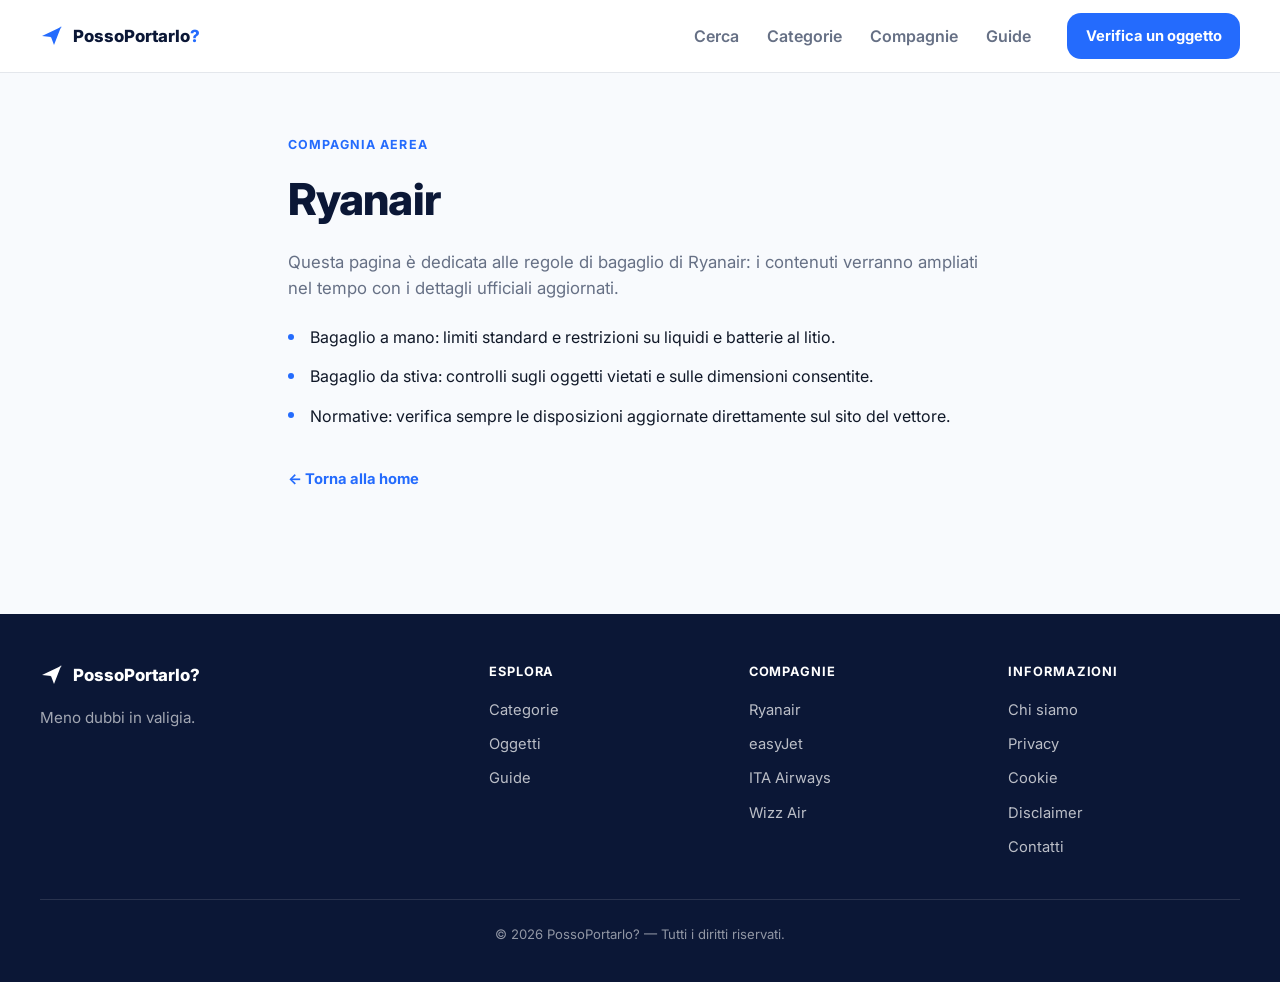
<file: compagnie/ryanair.html>
<!DOCTYPE html>
<html lang="it">
  <head>
    <meta charset="UTF-8" />
    <meta name="viewport" content="width=device-width, initial-scale=1.0" />
    <meta
      name="description"
      content="Le regole Ryanair per bagaglio a mano, bagaglio da stiva, liquidi e batterie: la panoramica su PossoPortarlo?."
    />
    <meta name="theme-color" content="#0B1736" />
    <title>Regole bagaglio Ryanair | PossoPortarlo?</title>

    <link rel="preconnect" href="https://fonts.googleapis.com" />
    <link rel="preconnect" href="https://fonts.gstatic.com" crossorigin />
    <link
      href="https://fonts.googleapis.com/css2?family=Inter:wght@400;500;600;700;800&display=swap"
      rel="stylesheet"
    />
    <link rel="stylesheet" href="../css/style.css" />
  </head>
  <body>
    <svg class="icon-sprite" aria-hidden="true" focusable="false">
      <symbol id="icon-plane" viewBox="0 0 24 24" fill="currentColor">
        <path d="M2 12 21 3 14 21 11 13 2 12Z" />
        <path d="M21 3 11 13" stroke="currentColor" stroke-width="1.1" stroke-linecap="round" fill="none" opacity=".55" />
      </symbol>
      <symbol id="icon-menu" viewBox="0 0 24 24" fill="none" stroke="currentColor" stroke-width="1.8" stroke-linecap="round" stroke-linejoin="round">
        <path d="M3 6h18M3 12h18M3 18h18" />
      </symbol>
      <symbol id="icon-close" viewBox="0 0 24 24" fill="none" stroke="currentColor" stroke-width="1.8" stroke-linecap="round" stroke-linejoin="round">
        <path d="M6 6 18 18M18 6 6 18" />
      </symbol>
    </svg>

    <header class="site-header" data-header>
      <div class="container header-bar">
        <a class="brand" href="../index.html" aria-label="PossoPortarlo? — Home">
          <svg class="icon brand__icon" aria-hidden="true" focusable="false"><use href="#icon-plane"></use></svg>
          <span class="brand__text">PossoPortarlo<span class="brand__mark">?</span></span>
        </a>

        <button type="button" class="nav-toggle" data-nav-toggle aria-expanded="false" aria-controls="main-nav" aria-label="Apri il menu">
          <svg class="icon nav-toggle__icon" aria-hidden="true" focusable="false"><use href="#icon-menu" data-nav-toggle-icon></use></svg>
        </button>

        <nav class="main-nav" id="main-nav" data-main-nav aria-label="Menu principale">
          <a class="main-nav__link" href="../index.html#cerca" data-nav-link>Cerca</a>
          <a class="main-nav__link" href="../index.html#categorie" data-nav-link>Categorie</a>
          <a class="main-nav__link" href="../index.html#compagnie" data-nav-link>Compagnie</a>
          <a class="main-nav__link" href="../index.html#guide" data-nav-link>Guide</a>
          <a class="btn btn--primary main-nav__cta" href="../index.html#cerca" data-nav-link>Verifica un oggetto</a>
        </nav>
      </div>
    </header>

    <main id="main-content">
      <article class="detail container">
        <p class="eyebrow">Compagnia aerea</p>
        <h1 class="detail__title">Ryanair</h1>
        <p class="detail__lead">
          Questa pagina è dedicata alle regole di bagaglio di Ryanair: i contenuti verranno
          ampliati nel tempo con i dettagli ufficiali aggiornati.
        </p>

        <ul class="detail__list">
          <li>Bagaglio a mano: limiti standard e restrizioni su liquidi e batterie al litio.</li>
          <li>Bagaglio da stiva: controlli sugli oggetti vietati e sulle dimensioni consentite.</li>
          <li>Normative: verifica sempre le disposizioni aggiornate direttamente sul sito del vettore.</li>
        </ul>

        <a class="detail__back" href="../index.html">← Torna alla home</a>
      </article>
    </main>

    <footer class="site-footer">
      <div class="container footer-top">
        <div class="footer-brand">
          <a class="brand brand--footer" href="../index.html">
            <svg class="icon brand__icon" aria-hidden="true" focusable="false"><use href="#icon-plane"></use></svg>
            <span class="brand__text">PossoPortarlo<span class="brand__mark">?</span></span>
          </a>
          <p class="footer-tagline">Meno dubbi in valigia.</p>
        </div>

        <div class="footer-columns">
          <div class="footer-col">
            <h3 class="footer-col__title">Esplora</h3>
            <ul>
              <li><a href="../index.html#categorie">Categorie</a></li>
              <li><a href="../index.html#cerca">Oggetti</a></li>
              <li><a href="../index.html#guide">Guide</a></li>
            </ul>
          </div>

          <div class="footer-col">
            <h3 class="footer-col__title">Compagnie</h3>
            <ul>
              <li><a href="../compagnie/ryanair.html">Ryanair</a></li>
              <li><a href="../compagnie/easyjet.html">easyJet</a></li>
              <li><a href="../index.html#compagnie">ITA Airways</a></li>
              <li><a href="../index.html#compagnie">Wizz Air</a></li>
            </ul>
          </div>

          <div class="footer-col">
            <h3 class="footer-col__title">Informazioni</h3>
            <ul>
              <li><a href="../index.html#">Chi siamo</a></li>
              <li><a href="../index.html#">Privacy</a></li>
              <li><a href="../index.html#">Cookie</a></li>
              <li><a href="../index.html#disclaimer">Disclaimer</a></li>
              <li><a href="../index.html#">Contatti</a></li>
            </ul>
          </div>
        </div>
      </div>

      <div class="container footer-bottom">
        <p>© <span data-year>2026</span> PossoPortarlo? — Tutti i diritti riservati.</p>
      </div>
    </footer>

    <script src="../js/script.js"></script>
  </body>
</html>
</file>
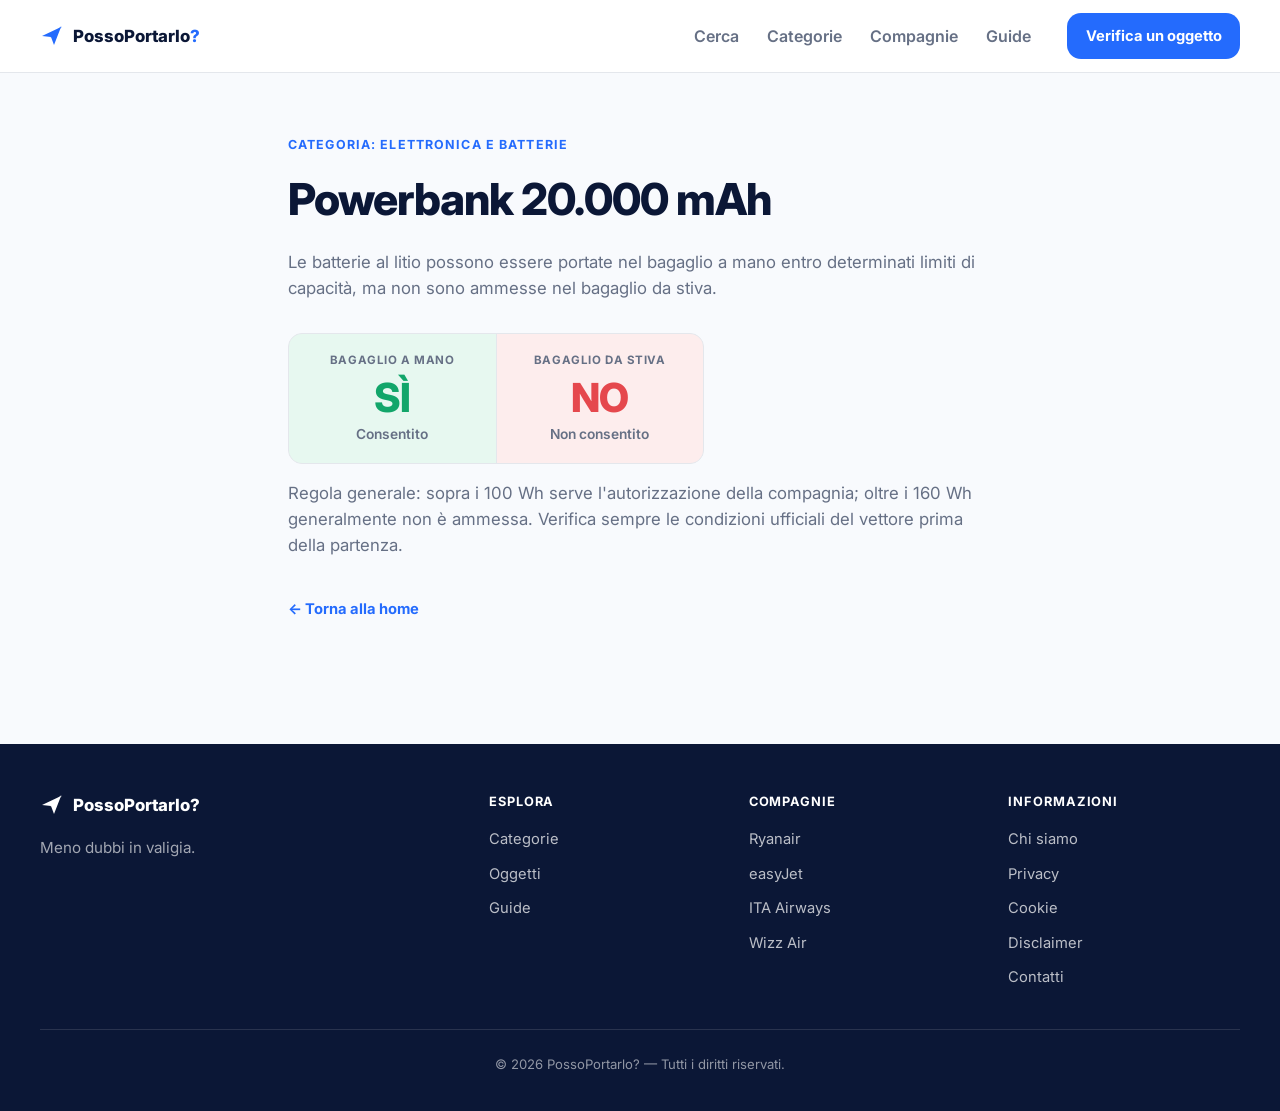
<file: oggetti/powerbank.html>
<!DOCTYPE html>
<html lang="it">
  <head>
    <meta charset="UTF-8" />
    <meta name="viewport" content="width=device-width, initial-scale=1.0" />
    <meta
      name="description"
      content="Powerbank in aereo: puoi portarla nel bagaglio a mano entro i limiti di capacità, mai in stiva. Scopri la regola generale su PossoPortarlo?."
    />
    <meta name="theme-color" content="#0B1736" />
    <title>Powerbank in aereo: si può portare? | PossoPortarlo?</title>

    <link rel="preconnect" href="https://fonts.googleapis.com" />
    <link rel="preconnect" href="https://fonts.gstatic.com" crossorigin />
    <link
      href="https://fonts.googleapis.com/css2?family=Inter:wght@400;500;600;700;800&display=swap"
      rel="stylesheet"
    />
    <link rel="stylesheet" href="../css/style.css" />
  </head>
  <body>
    <svg class="icon-sprite" aria-hidden="true" focusable="false">
      <symbol id="icon-plane" viewBox="0 0 24 24" fill="currentColor">
        <path d="M2 12 21 3 14 21 11 13 2 12Z" />
        <path d="M21 3 11 13" stroke="currentColor" stroke-width="1.1" stroke-linecap="round" fill="none" opacity=".55" />
      </symbol>
      <symbol id="icon-menu" viewBox="0 0 24 24" fill="none" stroke="currentColor" stroke-width="1.8" stroke-linecap="round" stroke-linejoin="round">
        <path d="M3 6h18M3 12h18M3 18h18" />
      </symbol>
      <symbol id="icon-close" viewBox="0 0 24 24" fill="none" stroke="currentColor" stroke-width="1.8" stroke-linecap="round" stroke-linejoin="round">
        <path d="M6 6 18 18M18 6 6 18" />
      </symbol>
    </svg>

    <header class="site-header" data-header>
      <div class="container header-bar">
        <a class="brand" href="../index.html" aria-label="PossoPortarlo? — Home">
          <svg class="icon brand__icon" aria-hidden="true" focusable="false"><use href="#icon-plane"></use></svg>
          <span class="brand__text">PossoPortarlo<span class="brand__mark">?</span></span>
        </a>

        <button type="button" class="nav-toggle" data-nav-toggle aria-expanded="false" aria-controls="main-nav" aria-label="Apri il menu">
          <svg class="icon nav-toggle__icon" aria-hidden="true" focusable="false"><use href="#icon-menu" data-nav-toggle-icon></use></svg>
        </button>

        <nav class="main-nav" id="main-nav" data-main-nav aria-label="Menu principale">
          <a class="main-nav__link" href="../index.html#cerca" data-nav-link>Cerca</a>
          <a class="main-nav__link" href="../index.html#categorie" data-nav-link>Categorie</a>
          <a class="main-nav__link" href="../index.html#compagnie" data-nav-link>Compagnie</a>
          <a class="main-nav__link" href="../index.html#guide" data-nav-link>Guide</a>
          <a class="btn btn--primary main-nav__cta" href="../index.html#cerca" data-nav-link>Verifica un oggetto</a>
        </nav>
      </div>
    </header>

    <main id="main-content">
      <article class="detail container">
        <p class="eyebrow">Categoria: Elettronica e batterie</p>
        <h1 class="detail__title">Powerbank 20.000 mAh</h1>
        <p class="detail__lead">
          Le batterie al litio possono essere portate nel bagaglio a mano entro determinati
          limiti di capacità, ma non sono ammesse nel bagaglio da stiva.
        </p>

        <div class="pass__grid detail__grid">
          <div class="pass__status pass__status--yes">
            <p class="pass__status-label">Bagaglio a mano</p>
            <p class="pass__status-value">SÌ</p>
            <p class="pass__status-note">Consentito</p>
          </div>
          <div class="pass__status pass__status--no">
            <p class="pass__status-label">Bagaglio da stiva</p>
            <p class="pass__status-value">NO</p>
            <p class="pass__status-note">Non consentito</p>
          </div>
        </div>

        <p class="detail__lead">
          Regola generale: sopra i 100 Wh serve l'autorizzazione della compagnia; oltre i 160 Wh
          generalmente non è ammessa. Verifica sempre le condizioni ufficiali del vettore prima della partenza.
        </p>

        <a class="detail__back" href="../index.html">← Torna alla home</a>
      </article>
    </main>

    <footer class="site-footer">
      <div class="container footer-top">
        <div class="footer-brand">
          <a class="brand brand--footer" href="../index.html">
            <svg class="icon brand__icon" aria-hidden="true" focusable="false"><use href="#icon-plane"></use></svg>
            <span class="brand__text">PossoPortarlo<span class="brand__mark">?</span></span>
          </a>
          <p class="footer-tagline">Meno dubbi in valigia.</p>
        </div>

        <div class="footer-columns">
          <div class="footer-col">
            <h3 class="footer-col__title">Esplora</h3>
            <ul>
              <li><a href="../index.html#categorie">Categorie</a></li>
              <li><a href="../index.html#cerca">Oggetti</a></li>
              <li><a href="../index.html#guide">Guide</a></li>
            </ul>
          </div>

          <div class="footer-col">
            <h3 class="footer-col__title">Compagnie</h3>
            <ul>
              <li><a href="../compagnie/ryanair.html">Ryanair</a></li>
              <li><a href="../compagnie/easyjet.html">easyJet</a></li>
              <li><a href="../index.html#compagnie">ITA Airways</a></li>
              <li><a href="../index.html#compagnie">Wizz Air</a></li>
            </ul>
          </div>

          <div class="footer-col">
            <h3 class="footer-col__title">Informazioni</h3>
            <ul>
              <li><a href="../index.html#">Chi siamo</a></li>
              <li><a href="../index.html#">Privacy</a></li>
              <li><a href="../index.html#">Cookie</a></li>
              <li><a href="../index.html#disclaimer">Disclaimer</a></li>
              <li><a href="../index.html#">Contatti</a></li>
            </ul>
          </div>
        </div>
      </div>

      <div class="container footer-bottom">
        <p>© <span data-year>2026</span> PossoPortarlo? — Tutti i diritti riservati.</p>
      </div>
    </footer>

    <script src="../js/script.js"></script>
  </body>
</html>
</file>
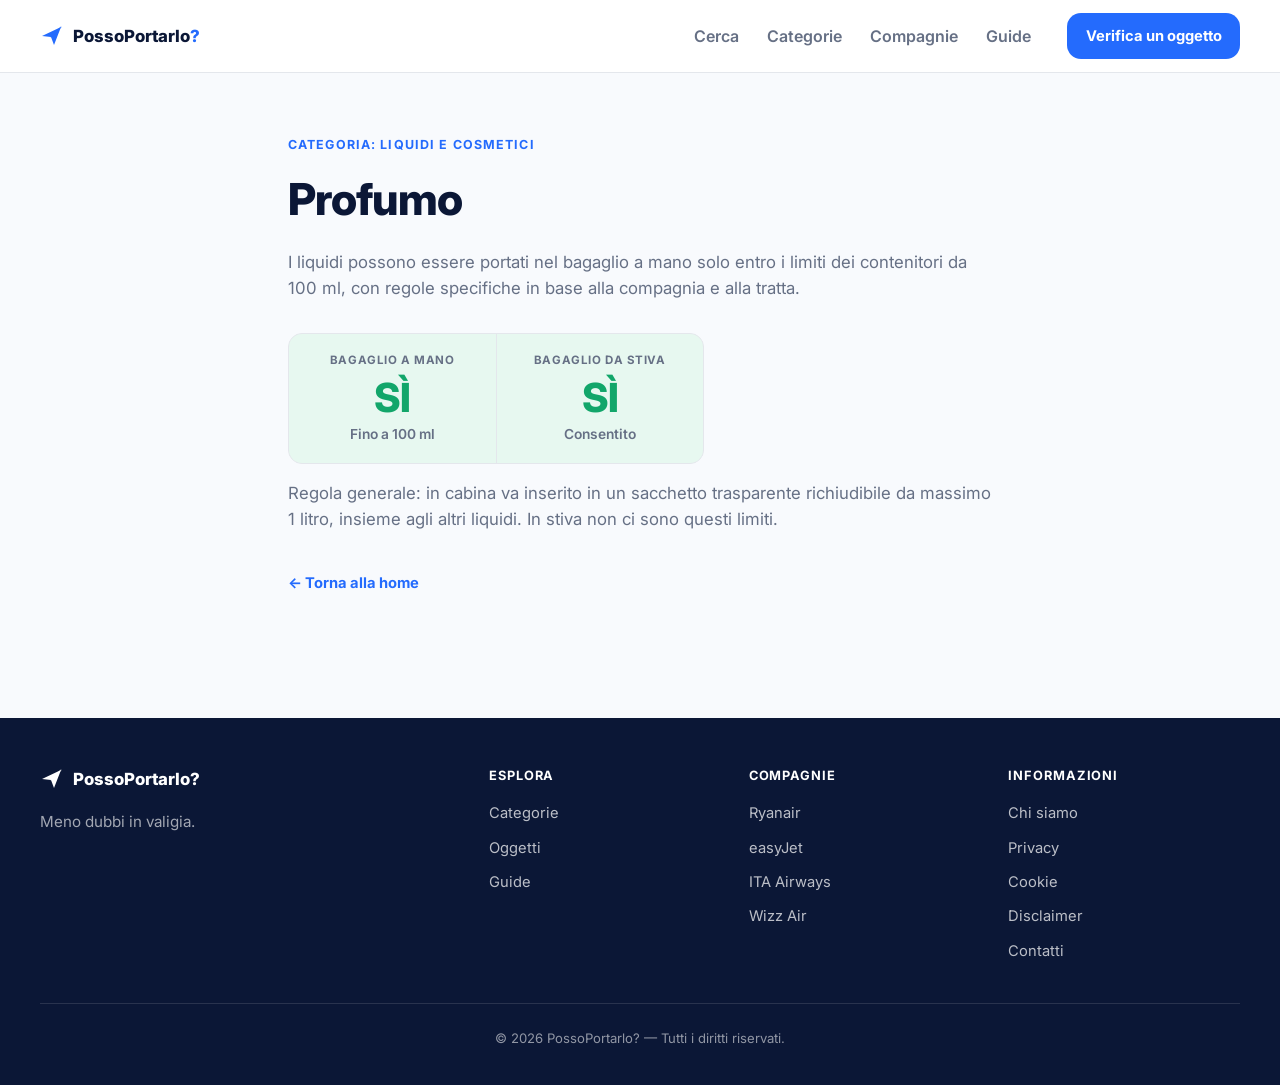
<file: oggetti/profumo.html>
<!DOCTYPE html>
<html lang="it">
  <head>
    <meta charset="UTF-8" />
    <meta name="viewport" content="width=device-width, initial-scale=1.0" />
    <meta
      name="description"
      content="Profumo in aereo: consentito nel bagaglio a mano entro 100 ml e senza limiti in stiva. Scopri la regola generale su PossoPortarlo?."
    />
    <meta name="theme-color" content="#0B1736" />
    <title>Profumo in aereo: si può portare? | PossoPortarlo?</title>

    <link rel="preconnect" href="https://fonts.googleapis.com" />
    <link rel="preconnect" href="https://fonts.gstatic.com" crossorigin />
    <link
      href="https://fonts.googleapis.com/css2?family=Inter:wght@400;500;600;700;800&display=swap"
      rel="stylesheet"
    />
    <link rel="stylesheet" href="../css/style.css" />
  </head>
  <body>
    <svg class="icon-sprite" aria-hidden="true" focusable="false">
      <symbol id="icon-plane" viewBox="0 0 24 24" fill="currentColor">
        <path d="M2 12 21 3 14 21 11 13 2 12Z" />
        <path d="M21 3 11 13" stroke="currentColor" stroke-width="1.1" stroke-linecap="round" fill="none" opacity=".55" />
      </symbol>
      <symbol id="icon-menu" viewBox="0 0 24 24" fill="none" stroke="currentColor" stroke-width="1.8" stroke-linecap="round" stroke-linejoin="round">
        <path d="M3 6h18M3 12h18M3 18h18" />
      </symbol>
      <symbol id="icon-close" viewBox="0 0 24 24" fill="none" stroke="currentColor" stroke-width="1.8" stroke-linecap="round" stroke-linejoin="round">
        <path d="M6 6 18 18M18 6 6 18" />
      </symbol>
    </svg>

    <header class="site-header" data-header>
      <div class="container header-bar">
        <a class="brand" href="../index.html" aria-label="PossoPortarlo? — Home">
          <svg class="icon brand__icon" aria-hidden="true" focusable="false"><use href="#icon-plane"></use></svg>
          <span class="brand__text">PossoPortarlo<span class="brand__mark">?</span></span>
        </a>

        <button type="button" class="nav-toggle" data-nav-toggle aria-expanded="false" aria-controls="main-nav" aria-label="Apri il menu">
          <svg class="icon nav-toggle__icon" aria-hidden="true" focusable="false"><use href="#icon-menu" data-nav-toggle-icon></use></svg>
        </button>

        <nav class="main-nav" id="main-nav" data-main-nav aria-label="Menu principale">
          <a class="main-nav__link" href="../index.html#cerca" data-nav-link>Cerca</a>
          <a class="main-nav__link" href="../index.html#categorie" data-nav-link>Categorie</a>
          <a class="main-nav__link" href="../index.html#compagnie" data-nav-link>Compagnie</a>
          <a class="main-nav__link" href="../index.html#guide" data-nav-link>Guide</a>
          <a class="btn btn--primary main-nav__cta" href="../index.html#cerca" data-nav-link>Verifica un oggetto</a>
        </nav>
      </div>
    </header>

    <main id="main-content">
      <article class="detail container">
        <p class="eyebrow">Categoria: Liquidi e cosmetici</p>
        <h1 class="detail__title">Profumo</h1>
        <p class="detail__lead">
          I liquidi possono essere portati nel bagaglio a mano solo entro i limiti dei contenitori
          da 100 ml, con regole specifiche in base alla compagnia e alla tratta.
        </p>

        <div class="pass__grid detail__grid">
          <div class="pass__status pass__status--yes">
            <p class="pass__status-label">Bagaglio a mano</p>
            <p class="pass__status-value">SÌ</p>
            <p class="pass__status-note">Fino a 100 ml</p>
          </div>
          <div class="pass__status pass__status--yes">
            <p class="pass__status-label">Bagaglio da stiva</p>
            <p class="pass__status-value">SÌ</p>
            <p class="pass__status-note">Consentito</p>
          </div>
        </div>

        <p class="detail__lead">
          Regola generale: in cabina va inserito in un sacchetto trasparente richiudibile da
          massimo 1 litro, insieme agli altri liquidi. In stiva non ci sono questi limiti.
        </p>

        <a class="detail__back" href="../index.html">← Torna alla home</a>
      </article>
    </main>

    <footer class="site-footer">
      <div class="container footer-top">
        <div class="footer-brand">
          <a class="brand brand--footer" href="../index.html">
            <svg class="icon brand__icon" aria-hidden="true" focusable="false"><use href="#icon-plane"></use></svg>
            <span class="brand__text">PossoPortarlo<span class="brand__mark">?</span></span>
          </a>
          <p class="footer-tagline">Meno dubbi in valigia.</p>
        </div>

        <div class="footer-columns">
          <div class="footer-col">
            <h3 class="footer-col__title">Esplora</h3>
            <ul>
              <li><a href="../index.html#categorie">Categorie</a></li>
              <li><a href="../index.html#cerca">Oggetti</a></li>
              <li><a href="../index.html#guide">Guide</a></li>
            </ul>
          </div>

          <div class="footer-col">
            <h3 class="footer-col__title">Compagnie</h3>
            <ul>
              <li><a href="../compagnie/ryanair.html">Ryanair</a></li>
              <li><a href="../compagnie/easyjet.html">easyJet</a></li>
              <li><a href="../index.html#compagnie">ITA Airways</a></li>
              <li><a href="../index.html#compagnie">Wizz Air</a></li>
            </ul>
          </div>

          <div class="footer-col">
            <h3 class="footer-col__title">Informazioni</h3>
            <ul>
              <li><a href="../index.html#">Chi siamo</a></li>
              <li><a href="../index.html#">Privacy</a></li>
              <li><a href="../index.html#">Cookie</a></li>
              <li><a href="../index.html#disclaimer">Disclaimer</a></li>
              <li><a href="../index.html#">Contatti</a></li>
            </ul>
          </div>
        </div>
      </div>

      <div class="container footer-bottom">
        <p>© <span data-year>2026</span> PossoPortarlo? — Tutti i diritti riservati.</p>
      </div>
    </footer>

    <script src="../js/script.js"></script>
  </body>
</html>
</file>
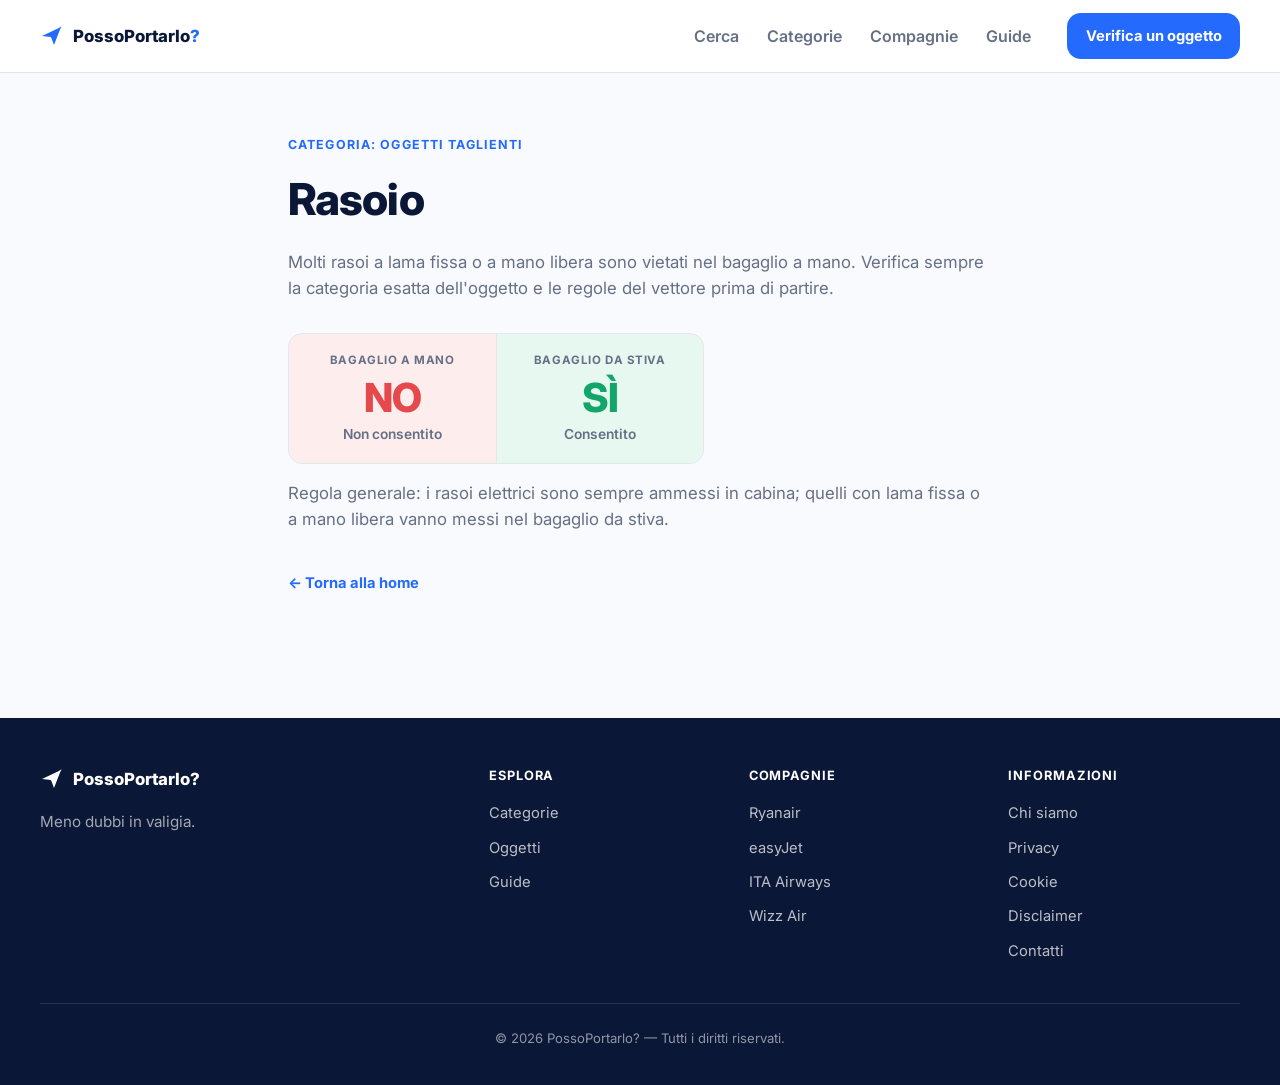
<file: oggetti/rasoio.html>
<!DOCTYPE html>
<html lang="it">
  <head>
    <meta charset="UTF-8" />
    <meta name="viewport" content="width=device-width, initial-scale=1.0" />
    <meta
      name="description"
      content="Rasoio in aereo: quello elettrico viaggia in cabina, quello a lama solo in stiva. Scopri la regola generale su PossoPortarlo?."
    />
    <meta name="theme-color" content="#0B1736" />
    <title>Rasoio in aereo: si può portare? | PossoPortarlo?</title>

    <link rel="preconnect" href="https://fonts.googleapis.com" />
    <link rel="preconnect" href="https://fonts.gstatic.com" crossorigin />
    <link
      href="https://fonts.googleapis.com/css2?family=Inter:wght@400;500;600;700;800&display=swap"
      rel="stylesheet"
    />
    <link rel="stylesheet" href="../css/style.css" />
  </head>
  <body>
    <svg class="icon-sprite" aria-hidden="true" focusable="false">
      <symbol id="icon-plane" viewBox="0 0 24 24" fill="currentColor">
        <path d="M2 12 21 3 14 21 11 13 2 12Z" />
        <path d="M21 3 11 13" stroke="currentColor" stroke-width="1.1" stroke-linecap="round" fill="none" opacity=".55" />
      </symbol>
      <symbol id="icon-menu" viewBox="0 0 24 24" fill="none" stroke="currentColor" stroke-width="1.8" stroke-linecap="round" stroke-linejoin="round">
        <path d="M3 6h18M3 12h18M3 18h18" />
      </symbol>
      <symbol id="icon-close" viewBox="0 0 24 24" fill="none" stroke="currentColor" stroke-width="1.8" stroke-linecap="round" stroke-linejoin="round">
        <path d="M6 6 18 18M18 6 6 18" />
      </symbol>
    </svg>

    <header class="site-header" data-header>
      <div class="container header-bar">
        <a class="brand" href="../index.html" aria-label="PossoPortarlo? — Home">
          <svg class="icon brand__icon" aria-hidden="true" focusable="false"><use href="#icon-plane"></use></svg>
          <span class="brand__text">PossoPortarlo<span class="brand__mark">?</span></span>
        </a>

        <button type="button" class="nav-toggle" data-nav-toggle aria-expanded="false" aria-controls="main-nav" aria-label="Apri il menu">
          <svg class="icon nav-toggle__icon" aria-hidden="true" focusable="false"><use href="#icon-menu" data-nav-toggle-icon></use></svg>
        </button>

        <nav class="main-nav" id="main-nav" data-main-nav aria-label="Menu principale">
          <a class="main-nav__link" href="../index.html#cerca" data-nav-link>Cerca</a>
          <a class="main-nav__link" href="../index.html#categorie" data-nav-link>Categorie</a>
          <a class="main-nav__link" href="../index.html#compagnie" data-nav-link>Compagnie</a>
          <a class="main-nav__link" href="../index.html#guide" data-nav-link>Guide</a>
          <a class="btn btn--primary main-nav__cta" href="../index.html#cerca" data-nav-link>Verifica un oggetto</a>
        </nav>
      </div>
    </header>

    <main id="main-content">
      <article class="detail container">
        <p class="eyebrow">Categoria: Oggetti taglienti</p>
        <h1 class="detail__title">Rasoio</h1>
        <p class="detail__lead">
          Molti rasoi a lama fissa o a mano libera sono vietati nel bagaglio a mano. Verifica sempre
          la categoria esatta dell'oggetto e le regole del vettore prima di partire.
        </p>

        <div class="pass__grid detail__grid">
          <div class="pass__status pass__status--no">
            <p class="pass__status-label">Bagaglio a mano</p>
            <p class="pass__status-value">NO</p>
            <p class="pass__status-note">Non consentito</p>
          </div>
          <div class="pass__status pass__status--yes">
            <p class="pass__status-label">Bagaglio da stiva</p>
            <p class="pass__status-value">SÌ</p>
            <p class="pass__status-note">Consentito</p>
          </div>
        </div>

        <p class="detail__lead">
          Regola generale: i rasoi elettrici sono sempre ammessi in cabina; quelli con lama fissa
          o a mano libera vanno messi nel bagaglio da stiva.
        </p>

        <a class="detail__back" href="../index.html">← Torna alla home</a>
      </article>
    </main>

    <footer class="site-footer">
      <div class="container footer-top">
        <div class="footer-brand">
          <a class="brand brand--footer" href="../index.html">
            <svg class="icon brand__icon" aria-hidden="true" focusable="false"><use href="#icon-plane"></use></svg>
            <span class="brand__text">PossoPortarlo<span class="brand__mark">?</span></span>
          </a>
          <p class="footer-tagline">Meno dubbi in valigia.</p>
        </div>

        <div class="footer-columns">
          <div class="footer-col">
            <h3 class="footer-col__title">Esplora</h3>
            <ul>
              <li><a href="../index.html#categorie">Categorie</a></li>
              <li><a href="../index.html#cerca">Oggetti</a></li>
              <li><a href="../index.html#guide">Guide</a></li>
            </ul>
          </div>

          <div class="footer-col">
            <h3 class="footer-col__title">Compagnie</h3>
            <ul>
              <li><a href="../compagnie/ryanair.html">Ryanair</a></li>
              <li><a href="../compagnie/easyjet.html">easyJet</a></li>
              <li><a href="../index.html#compagnie">ITA Airways</a></li>
              <li><a href="../index.html#compagnie">Wizz Air</a></li>
            </ul>
          </div>

          <div class="footer-col">
            <h3 class="footer-col__title">Informazioni</h3>
            <ul>
              <li><a href="../index.html#">Chi siamo</a></li>
              <li><a href="../index.html#">Privacy</a></li>
              <li><a href="../index.html#">Cookie</a></li>
              <li><a href="../index.html#disclaimer">Disclaimer</a></li>
              <li><a href="../index.html#">Contatti</a></li>
            </ul>
          </div>
        </div>
      </div>

      <div class="container footer-bottom">
        <p>© <span data-year>2026</span> PossoPortarlo? — Tutti i diritti riservati.</p>
      </div>
    </footer>

    <script src="../js/script.js"></script>
  </body>
</html>
</file>
<file: css/style.css>
/* ============================================================
   PossoPortarlo? — design tokens
   ============================================================ */
:root {
  --navy: #0b1736;
  --blue: #246bfd;
  --blue-dark: #1552d8;
  --sky: #eaf2ff;
  --background: #f8fafd;
  --surface: #ffffff;
  --text: #101828;
  --muted: #667085;
  --border: #e4e7ec;
  --success: #12a66a;
  --success-soft: #e7f8f0;
  --danger: #e5484d;
  --danger-soft: #fdeded;
  --warning: #f5a524;
  --warning-soft: #fef3e0;

  --font-sans: "Inter", "Segoe UI", system-ui, -apple-system, Roboto, Helvetica, Arial, sans-serif;
  --content-width: 1200px;

  --radius-sm: 10px;
  --radius-md: 14px;
  --radius-lg: 18px;
  --radius-xl: 22px;

  --shadow-sm: 0 1px 2px rgba(16, 24, 40, 0.06);
  --shadow-md: 0 16px 32px -18px rgba(16, 24, 40, 0.28);
  --shadow-lg: 0 28px 56px -24px rgba(16, 24, 40, 0.3);
}

/* ============================================================
   Base
   ============================================================ */
* {
  box-sizing: border-box;
}

html {
  scroll-behavior: smooth;
  -webkit-text-size-adjust: 100%;
}

body {
  margin: 0;
  min-width: 320px;
  background: var(--background);
  color: var(--text);
  font-family: var(--font-sans);
  font-size: 16px;
  line-height: 1.55;
  -webkit-font-smoothing: antialiased;
}

h1,
h2,
h3 {
  font-weight: 800;
  letter-spacing: -0.02em;
  color: var(--navy);
}

p {
  margin: 0 0 1em;
}

a {
  color: inherit;
  text-decoration: none;
}

img,
svg {
  display: block;
  max-width: 100%;
}

button,
input,
select {
  font: inherit;
  color: inherit;
}

button {
  cursor: pointer;
  background: none;
  border: none;
  padding: 0;
  text-align: inherit;
}

ul {
  list-style: none;
  margin: 0;
  padding: 0;
}

main {
  display: block;
  overflow-x: clip;
}

::selection {
  background: var(--sky);
  color: var(--navy);
}

a:focus-visible,
button:focus-visible,
input:focus-visible,
select:focus-visible,
summary:focus-visible {
  outline: 2px solid var(--blue);
  outline-offset: 2px;
  border-radius: 4px;
}

/* ============================================================
   Utilities
   ============================================================ */
.container {
  width: min(100% - 3rem, var(--content-width));
  margin-inline: auto;
}

.sr-only {
  position: absolute;
  width: 1px;
  height: 1px;
  padding: 0;
  margin: -1px;
  overflow: hidden;
  clip: rect(0, 0, 0, 0);
  white-space: nowrap;
  border: 0;
}

.skip-link {
  position: absolute;
  left: 1rem;
  top: -3.5rem;
  z-index: 100;
  background: var(--navy);
  color: #fff;
  padding: 0.75rem 1.1rem;
  border-radius: var(--radius-sm);
  font-weight: 700;
  transition: top 0.2s ease;
}

.skip-link:focus {
  top: 1rem;
}

.icon-sprite {
  position: absolute;
  width: 0;
  height: 0;
  overflow: hidden;
}

.icon {
  width: 1.15em;
  height: 1.15em;
  flex-shrink: 0;
}

.eyebrow {
  display: inline-flex;
  align-items: center;
  gap: 0.4rem;
  margin: 0;
  color: var(--blue);
  font-weight: 700;
  font-size: 0.78rem;
  text-transform: uppercase;
  letter-spacing: 0.09em;
}

.btn {
  display: inline-flex;
  align-items: center;
  justify-content: center;
  gap: 0.4rem;
  border-radius: var(--radius-md);
  font-weight: 700;
  font-size: 0.92rem;
  padding: 0.7rem 1.15rem;
  transition: background-color 0.2s ease, color 0.2s ease, transform 0.15s ease;
  white-space: nowrap;
}

.btn:active {
  transform: scale(0.97);
}

.btn--primary {
  background: var(--blue);
  color: #fff;
}

.btn--primary:hover,
.btn--primary:focus-visible {
  background: var(--blue-dark);
}

.section-head {
  margin-bottom: 1.75rem;
}

.section-head__title {
  margin: 0.5rem 0 0;
  font-size: clamp(1.6rem, 1.3rem + 1.3vw, 2.35rem);
}

.section-head__subtitle {
  margin: 0.5rem 0 0;
  color: var(--muted);
  font-size: 1rem;
}

.reveal {
  opacity: 0;
  transform: translateY(14px);
  transition: opacity 0.6s ease, transform 0.6s ease;
}

.reveal.is-visible {
  opacity: 1;
  transform: none;
}

/* ============================================================
   Header
   ============================================================ */
.site-header {
  position: sticky;
  top: 0;
  z-index: 50;
  background: var(--surface);
  border-bottom: 1px solid var(--border);
  transition: box-shadow 0.25s ease, background-color 0.25s ease;
}

.site-header.is-scrolled {
  background: rgba(255, 255, 255, 0.86);
  backdrop-filter: blur(12px);
  -webkit-backdrop-filter: blur(12px);
  box-shadow: var(--shadow-sm);
}

.header-bar {
  display: flex;
  align-items: center;
  justify-content: space-between;
  gap: 1rem;
  min-height: 72px;
  position: relative;
}

.brand {
  display: inline-flex;
  align-items: center;
  gap: 0.55rem;
  font-weight: 800;
  font-size: 1.05rem;
  color: var(--navy);
}

.brand__icon {
  width: 24px;
  height: 24px;
  color: var(--blue);
}

.brand__mark {
  color: var(--blue);
}

.nav-toggle {
  display: inline-flex;
  align-items: center;
  justify-content: center;
  width: 42px;
  height: 42px;
  border: 1px solid var(--border);
  border-radius: var(--radius-sm);
  background: var(--surface);
  color: var(--navy);
}

.nav-toggle__icon {
  width: 20px;
  height: 20px;
}

.main-nav {
  display: none;
  position: absolute;
  top: 100%;
  left: 0;
  right: 0;
  flex-direction: column;
  align-items: stretch;
  gap: 0.15rem;
  background: var(--surface);
  border-bottom: 1px solid var(--border);
  box-shadow: var(--shadow-md);
  padding: 0.5rem 1.5rem 1.25rem;
}

.main-nav.is-open {
  display: flex;
}

.main-nav__link {
  padding: 0.85rem 0.1rem;
  font-weight: 600;
  color: var(--text);
  border-bottom: 1px solid var(--border);
}

.main-nav__cta {
  margin-top: 0.85rem;
}

@media (min-width: 1024px) {
  .nav-toggle {
    display: none;
  }

  .main-nav {
    display: flex;
    position: static;
    flex-direction: row;
    align-items: center;
    gap: 1.75rem;
    background: none;
    border: none;
    box-shadow: none;
    padding: 0;
  }

  .main-nav__link {
    padding: 0;
    border: none;
    color: var(--muted);
    font-weight: 600;
    transition: color 0.2s ease;
  }

  .main-nav__link:hover,
  .main-nav__link:focus-visible {
    color: var(--blue);
  }

  .main-nav__cta {
    margin-top: 0;
    margin-left: 0.5rem;
  }
}

/* ============================================================
   Hero + search engine
   ============================================================ */
.hero {
  position: relative;
  overflow: hidden;
  padding: 2.75rem 0 2rem;
}

.hero__decor {
  position: absolute;
  inset: 0;
  pointer-events: none;
  opacity: 0.45;
}

.hero__decor svg {
  width: 100%;
  height: 100%;
}

.hero__route {
  fill: none;
  stroke: var(--blue);
  stroke-width: 1.4;
  stroke-dasharray: 6 8;
}

.hero__route-dot {
  fill: var(--blue);
}

.hero__route-plane {
  color: var(--navy);
}

.hero__route-code {
  font-size: 13px;
  font-weight: 700;
  letter-spacing: 0.08em;
  fill: var(--navy);
}

.hero__route-coord {
  font-size: 10px;
  font-weight: 500;
  fill: var(--muted);
}

.hero__inner {
  position: relative;
  z-index: 1;
  text-align: center;
}

.hero__title {
  margin: 0.75rem 0 0;
  line-height: 1.05;
  font-size: clamp(2.75rem, 2rem + 3vw, 4.5rem);
}

.hero__subtitle {
  margin: 1.1rem auto 0;
  max-width: 42rem;
  color: var(--muted);
  font-size: clamp(1rem, 0.85rem + 0.5vw, 1.15rem);
}

.search-engine {
  margin: 2.5rem auto 0;
  max-width: 880px;
  display: flex;
  flex-direction: column;
  text-align: left;
  background: var(--surface);
  border: 1px solid var(--border);
  border-radius: var(--radius-xl);
  box-shadow: var(--shadow-md);
  padding: 0.6rem;
  gap: 0.3rem;
  transition: box-shadow 0.2s ease, border-color 0.2s ease;
}

.search-engine:focus-within {
  border-color: var(--blue);
  box-shadow: 0 0 0 4px var(--sky), var(--shadow-md);
}

.search-engine__field {
  position: relative;
  display: flex;
  align-items: center;
  gap: 0.65rem;
  min-height: 56px;
  padding: 0 0.9rem;
}

.search-engine__field--query {
  flex: 1 1 auto;
}

.search-engine__icon {
  color: var(--muted);
  width: 20px;
  height: 20px;
}

.search-engine__input {
  flex: 1;
  min-width: 0;
  border: none;
  background: none;
  font-size: 1rem;
  font-weight: 500;
}

.search-engine__input::placeholder {
  color: var(--muted);
  font-weight: 400;
}

.search-engine__input:focus {
  outline: none;
}

.search-engine__select {
  flex: 1;
  min-width: 0;
  appearance: none;
  -webkit-appearance: none;
  -moz-appearance: none;
  border: none;
  background: none;
  font-size: 0.95rem;
  font-weight: 600;
  padding-right: 1.4rem;
}

.search-engine__select:focus {
  outline: none;
}

.search-engine__chevron {
  position: absolute;
  right: 0.9rem;
  top: 50%;
  transform: translateY(-50%);
  width: 16px;
  height: 16px;
  color: var(--muted);
  pointer-events: none;
}

.search-engine__divider {
  height: 1px;
  background: var(--border);
  margin: 0 0.4rem;
}

.search-engine__submit {
  min-height: 56px;
  border-radius: var(--radius-lg);
  background: var(--blue);
  color: #fff;
  font-weight: 700;
  font-size: 1rem;
  padding: 0 1.75rem;
  transition: background-color 0.2s ease, transform 0.15s ease;
}

.search-engine__submit:hover,
.search-engine__submit:focus-visible {
  background: var(--blue-dark);
}

.search-engine__submit:active {
  transform: scale(0.98);
}

@media (min-width: 860px) {
  .search-engine {
    flex-direction: row;
    align-items: stretch;
  }

  .search-engine__field {
    padding: 0 1.25rem;
  }

  .search-engine__field:not(.search-engine__field--query) {
    flex: 0 0 auto;
    min-width: 176px;
  }

  .search-engine__divider {
    width: 1px;
    height: auto;
    align-self: stretch;
    margin: 0.6rem 0;
  }

  .search-engine__submit {
    flex: 0 0 auto;
  }
}

.quick-links {
  margin-top: 1.5rem;
  display: flex;
  flex-wrap: wrap;
  align-items: baseline;
  justify-content: center;
  gap: 0.5rem 0.35rem;
}

.quick-links__label {
  color: var(--muted);
  font-size: 0.9rem;
  font-weight: 600;
  margin-right: 0.3rem;
}

.quick-links__list {
  display: flex;
  flex-wrap: wrap;
  justify-content: center;
  gap: 0.3rem 1.1rem;
}

.quick-links__item {
  padding: 0.2rem 0;
  color: var(--blue);
  font-weight: 600;
  font-size: 0.92rem;
  border-bottom: 1px solid transparent;
  transition: border-color 0.2s ease, color 0.2s ease;
}

.quick-links__item:hover,
.quick-links__item:focus-visible {
  border-color: currentColor;
  color: var(--blue-dark);
}

/* ============================================================
   Result — boarding pass
   ============================================================ */
.pass-section {
  padding-top: clamp(1.75rem, 1.4rem + 1.5vw, 2.75rem);
}

.pass-section .section-head {
  text-align: center;
}

.pass {
  --pass-pad: 1.5rem;
  position: relative;
  overflow: hidden;
  max-width: 640px;
  margin: 0 auto;
  background: var(--surface);
  border: 1px solid var(--border);
  border-radius: var(--radius-xl);
  box-shadow: var(--shadow-lg);
  padding: var(--pass-pad);
}

@media (min-width: 560px) {
  .pass {
    --pass-pad: 1.875rem;
  }
}

@keyframes pass-pulse {
  0% {
    box-shadow: 0 0 0 0 rgba(36, 107, 253, 0.35), var(--shadow-lg);
  }
  70% {
    box-shadow: 0 0 0 14px rgba(36, 107, 253, 0), var(--shadow-lg);
  }
  100% {
    box-shadow: 0 0 0 0 rgba(36, 107, 253, 0), var(--shadow-lg);
  }
}

.pass.is-updated {
  animation: pass-pulse 0.9s ease-out;
}

.pass__top {
  display: flex;
  align-items: flex-start;
  justify-content: space-between;
  gap: 1rem;
}

.pass__eyebrow {
  margin: 0 0 0.3rem;
  color: var(--muted);
  font-size: 0.72rem;
  font-weight: 700;
  text-transform: uppercase;
  letter-spacing: 0.09em;
}

.pass__title {
  margin: 0;
  font-size: clamp(1.5rem, 1.2rem + 1vw, 2rem);
  letter-spacing: -0.02em;
  word-break: break-word;
}

.pass__subtitle {
  margin: 0.25rem 0 0;
  color: var(--muted);
  font-weight: 600;
}

.pass__badge {
  flex-shrink: 0;
  display: inline-flex;
  align-items: center;
  padding: 0.4rem 0.8rem;
  border-radius: 999px;
  background: var(--sky);
  color: var(--blue-dark);
  border: 1px solid rgba(36, 107, 253, 0.16);
  font-size: 0.72rem;
  font-weight: 700;
  letter-spacing: 0.03em;
  text-transform: uppercase;
  text-align: center;
}

.pass__stub {
  position: relative;
  margin: 1.6rem calc(-1 * var(--pass-pad));
  border-top: 2px dashed var(--border);
}

.pass__stub::before,
.pass__stub::after {
  content: "";
  position: absolute;
  top: -10px;
  width: 20px;
  height: 20px;
  border-radius: 50%;
  background: var(--background);
}

.pass__stub::before {
  left: -10px;
}

.pass__stub::after {
  right: -10px;
}

.pass__grid {
  display: grid;
  grid-template-columns: 1fr 1fr;
  gap: 1px;
  background: var(--border);
  border: 1px solid var(--border);
  border-radius: var(--radius-md);
  overflow: hidden;
}

.pass__status {
  background: var(--surface);
  padding: 1.1rem 0.75rem;
  text-align: center;
}

.pass__status--yes {
  background: var(--success-soft);
}

.pass__status--no {
  background: var(--danger-soft);
}

.pass__status-label {
  margin: 0 0 0.5rem;
  font-size: 0.72rem;
  font-weight: 700;
  text-transform: uppercase;
  letter-spacing: 0.05em;
  color: var(--muted);
}

.pass__status-value {
  margin: 0;
  font-size: clamp(2rem, 1.7rem + 1vw, 2.6rem);
  font-weight: 800;
  letter-spacing: -0.02em;
  line-height: 1;
  color: var(--muted);
}

.pass__status--yes .pass__status-value {
  color: var(--success);
}

.pass__status--no .pass__status-value {
  color: var(--danger);
}

.pass__status-note {
  margin: 0.4rem 0 0;
  font-weight: 600;
  color: var(--muted);
  font-size: 0.86rem;
}

.pass__warning {
  display: flex;
  gap: 0.7rem;
  align-items: flex-start;
  margin-top: 1.4rem;
  padding: 0.9rem 1rem;
  background: var(--warning-soft);
  border: 1px solid rgba(245, 165, 36, 0.3);
  border-radius: var(--radius-md);
  color: #7a4d06;
}

.pass__warning-icon {
  width: 20px;
  height: 20px;
  color: var(--warning);
  margin-top: 0.1rem;
}

.pass__warning p {
  margin: 0;
  font-size: 0.92rem;
  line-height: 1.5;
}

.pass__meta {
  display: grid;
  gap: 0.9rem;
  margin-top: 1.4rem;
  padding-top: 1.2rem;
  border-top: 1px solid var(--border);
}

.pass__meta-label {
  margin: 0 0 0.2rem;
  font-size: 0.72rem;
  font-weight: 700;
  text-transform: uppercase;
  letter-spacing: 0.06em;
  color: var(--muted);
}

.pass__meta-value {
  margin: 0;
  font-weight: 600;
  font-size: 0.92rem;
}

@media (min-width: 560px) {
  .pass__meta {
    grid-template-columns: 1fr 1fr;
  }
}

/* ============================================================
   Advertising
   ============================================================ */
.ad-section {
  margin-top: clamp(2rem, 1.7rem + 1.5vw, 3rem);
  display: flex;
  flex-direction: column;
  align-items: center;
  gap: 0.55rem;
  overflow: hidden;
}

.ad-section--leaderboard {
  display: none;
}

.ad-section__label {
  color: var(--muted);
  font-size: 0.68rem;
  font-weight: 700;
  letter-spacing: 0.08em;
  line-height: 1;
  text-transform: uppercase;
}

.ad-unit {
  display: grid;
  place-items: center;
  flex: 0 0 auto;
  max-width: 100%;
  overflow: hidden;
  background: var(--surface);
}

.ad-unit--160x300 {
  width: 160px;
  min-height: 300px;
}

.ad-unit--160x600 {
  width: 160px;
  min-height: 600px;
}

.ad-unit--300x250 {
  width: 300px;
  min-height: 250px;
}

.ad-unit--320x50 {
  width: 320px;
  min-height: 50px;
}

.ad-unit--468x60 {
  display: none;
  width: 468px;
  min-height: 60px;
}

.ad-unit--728x90 {
  width: 728px;
  min-height: 90px;
}

.ad-grid {
  display: grid;
  grid-template-columns: minmax(0, 1fr);
  align-items: start;
  justify-items: center;
  gap: 1.5rem;
  width: 100%;
}

.ad-section--native {
  align-items: stretch;
}

.ad-section--native .ad-section__label {
  align-self: center;
}

#container-cfcc443ffd36dc64e8dd5e8a86ab56c8 {
  width: 100%;
  min-height: 90px;
}

.ad-smartlink {
  display: inline-flex;
  align-items: center;
  justify-content: center;
  min-height: 40px;
  margin-top: 0.35rem;
  padding: 0.55rem 1rem;
  border: 1px solid var(--border);
  border-radius: 999px;
  background: var(--surface);
  color: var(--muted);
  font-size: 0.78rem;
  font-weight: 700;
  transition: border-color 0.2s ease, color 0.2s ease;
}

.ad-smartlink:hover,
.ad-smartlink:focus-visible {
  border-color: var(--blue);
  color: var(--blue);
}

@media (min-width: 520px) {
  .ad-unit--468x60 {
    display: grid;
  }
}

@media (min-width: 768px) {
  .ad-section--leaderboard {
    display: flex;
  }

  .ad-grid {
    grid-template-columns: 160px 300px 160px;
    justify-content: center;
    gap: clamp(1.5rem, 4vw, 4rem);
  }
}

/* ============================================================
   Steps
   ============================================================ */
.steps-strip {
  padding-top: clamp(2.5rem, 2rem + 2vw, 3.5rem);
  text-align: center;
}

.steps-strip__title {
  margin: 0 0 1.5rem;
  font-size: 0.95rem;
  font-weight: 700;
  color: var(--muted);
  text-transform: uppercase;
  letter-spacing: 0.07em;
}

.steps-strip__list {
  display: flex;
  flex-wrap: wrap;
  align-items: center;
  justify-content: center;
  gap: 0.4rem;
}

.steps-strip__item {
  display: inline-flex;
  align-items: baseline;
  gap: 0.5rem;
  padding: 0.5rem 0.9rem;
}

.steps-strip__item:not(:last-child)::after {
  content: "→";
  margin-left: 0.9rem;
  color: var(--border);
  font-weight: 700;
}

.steps-strip__index {
  color: var(--blue);
  font-weight: 800;
  font-size: 0.92rem;
}

.steps-strip__label {
  font-weight: 700;
  color: var(--navy);
}

/* ============================================================
   Categories
   ============================================================ */
.category-section {
  padding-top: clamp(2.5rem, 2rem + 2vw, 4rem);
}

.category-list {
  display: grid;
  grid-template-columns: 1fr;
  border-top: 1px solid var(--border);
  border-left: 1px solid var(--border);
  border-radius: var(--radius-lg);
  overflow: hidden;
}

.category-list__item {
  display: flex;
  align-items: center;
  gap: 0.9rem;
  padding: 1.15rem 1.25rem;
  border-right: 1px solid var(--border);
  border-bottom: 1px solid var(--border);
  transition: background-color 0.2s ease;
}

.category-list__item:hover,
.category-list__item:focus-visible {
  background: var(--sky);
}

.category-list__icon {
  width: 26px;
  height: 26px;
  color: var(--blue);
  flex-shrink: 0;
}

.category-list__title {
  flex: 1;
  font-weight: 700;
  color: var(--text);
  font-size: 0.98rem;
}

.category-list__cta {
  display: inline-flex;
  align-items: center;
  gap: 0.3rem;
  color: var(--muted);
  font-weight: 600;
  font-size: 0.86rem;
  flex-shrink: 0;
  transition: color 0.2s ease;
}

.category-list__cta .icon {
  transition: transform 0.2s ease;
}

.category-list__item:hover .category-list__cta,
.category-list__item:focus-visible .category-list__cta {
  color: var(--blue);
}

.category-list__item:hover .category-list__cta .icon,
.category-list__item:focus-visible .category-list__cta .icon {
  transform: translateX(3px);
}

@media (min-width: 640px) {
  .category-list {
    grid-template-columns: repeat(2, 1fr);
  }
}

@media (min-width: 1024px) {
  .category-list {
    grid-template-columns: repeat(4, 1fr);
  }

  .category-list__item {
    padding: 1.35rem 1.1rem;
  }
}

/* ============================================================
   Airlines
   ============================================================ */
.airline-section {
  padding-top: clamp(2.5rem, 2rem + 2vw, 4rem);
}

.airline-list {
  border-top: 1px solid var(--border);
}

.airline-list__item {
  display: flex;
  align-items: center;
  gap: 1rem;
  padding: 1rem 0.1rem;
  border-bottom: 1px solid var(--border);
  transition: background-color 0.2s ease, padding-left 0.2s ease;
}

.airline-list__item:hover,
.airline-list__item:focus-visible {
  background: var(--sky);
  padding-left: 0.7rem;
}

.airline-list__logo {
  display: inline-flex;
  align-items: center;
  justify-content: center;
  width: 42px;
  height: 42px;
  flex-shrink: 0;
  border-radius: var(--radius-sm);
  background: var(--navy);
  color: #fff;
  font-weight: 800;
  font-size: 0.8rem;
}

.airline-list__name {
  flex: 1;
  font-weight: 700;
  color: var(--text);
}

.airline-list__cta {
  display: inline-flex;
  align-items: center;
  gap: 0.3rem;
  color: var(--muted);
  font-weight: 600;
  font-size: 0.88rem;
  flex-shrink: 0;
  transition: color 0.2s ease;
}

.airline-list__item:hover .airline-list__cta,
.airline-list__item:focus-visible .airline-list__cta {
  color: var(--blue);
}

/* ============================================================
   Trust strip
   ============================================================ */
.trust {
  margin-top: clamp(2.5rem, 2rem + 2vw, 4rem);
  padding-block: clamp(2rem, 1.6rem + 1.5vw, 3rem);
  background: var(--sky);
  border-top: 1px solid var(--border);
  border-bottom: 1px solid var(--border);
}

.trust__inner {
  display: flex;
  flex-direction: column;
  gap: 1.25rem;
  text-align: center;
}

.trust__statement {
  margin: 0 auto;
  max-width: 40rem;
  font-size: clamp(1.15rem, 1rem + 0.6vw, 1.4rem);
}

.trust__list {
  display: flex;
  flex-wrap: wrap;
  justify-content: center;
  gap: 0.9rem 1.5rem;
}

.trust__item {
  display: inline-flex;
  align-items: center;
  gap: 0.5rem;
  font-weight: 700;
  color: var(--navy);
  font-size: 0.92rem;
}

.trust__item .icon {
  width: 18px;
  height: 18px;
  color: var(--success);
}

@media (min-width: 768px) {
  .trust__inner {
    flex-direction: row;
    justify-content: space-between;
    text-align: left;
  }

  .trust__statement {
    margin: 0;
  }
}

/* ============================================================
   Guide
   ============================================================ */
.guide-section {
  padding-top: clamp(2.5rem, 2rem + 2vw, 4rem);
}

.guide-grid {
  display: grid;
  grid-template-columns: 1fr;
  gap: 1.25rem;
}

.guide-card {
  display: flex;
  flex-direction: column;
  background: var(--surface);
  border: 1px solid var(--border);
  border-radius: var(--radius-lg);
  overflow: hidden;
  box-shadow: var(--shadow-sm);
  transition: box-shadow 0.2s ease, transform 0.2s ease;
}

.guide-card:hover,
.guide-card:focus-visible {
  box-shadow: var(--shadow-md);
  transform: translateY(-2px);
}

.guide-card__cover {
  display: grid;
  place-items: center;
  height: 120px;
  background: linear-gradient(135deg, var(--navy), var(--blue-dark));
}

.guide-card__cover .icon {
  width: 32px;
  height: 32px;
  color: #fff;
}

.guide-card__body {
  padding: 1.35rem 1.4rem 1.5rem;
}

.guide-card__tag {
  margin: 0 0 0.6rem;
  display: inline-flex;
  padding: 0.3rem 0.65rem;
  border-radius: 999px;
  background: var(--sky);
  color: var(--blue-dark);
  font-size: 0.7rem;
  font-weight: 700;
  text-transform: uppercase;
  letter-spacing: 0.06em;
}

.guide-card__title {
  margin: 0 0 0.5rem;
  font-size: 1.15rem;
  letter-spacing: -0.01em;
}

.guide-card__excerpt {
  margin: 0;
  color: var(--muted);
  font-size: 0.92rem;
}

.guide-card__cta {
  display: inline-flex;
  align-items: center;
  gap: 0.3rem;
  margin-top: 1rem;
  color: var(--blue);
  font-weight: 700;
  font-size: 0.88rem;
}

@media (min-width: 768px) {
  .guide-grid {
    grid-template-columns: repeat(3, 1fr);
  }
}

/* ============================================================
   FAQ
   ============================================================ */
.faq {
  padding-top: clamp(2.5rem, 2rem + 2vw, 4rem);
}

.faq-list {
  display: flex;
  flex-direction: column;
}

.faq-item {
  border-bottom: 1px solid var(--border);
  padding: 1.1rem 0;
}

.faq-item:first-child {
  border-top: 1px solid var(--border);
}

.faq-item__question {
  display: flex;
  align-items: center;
  justify-content: space-between;
  gap: 1rem;
  cursor: pointer;
  list-style: none;
  font-weight: 700;
  font-size: 1rem;
  color: var(--navy);
}

.faq-item__question::-webkit-details-marker {
  display: none;
}

.faq-item__icon {
  flex-shrink: 0;
  width: 18px;
  height: 18px;
  color: var(--muted);
  transition: transform 0.25s ease;
}

.faq-item[open] .faq-item__icon {
  transform: rotate(180deg);
}

.faq-item__answer {
  margin: 0.9rem 0 0;
  color: var(--muted);
  max-width: 42rem;
}

/* ============================================================
   Disclaimer
   ============================================================ */
.disclaimer-note {
  display: flex;
  gap: 0.8rem;
  align-items: flex-start;
  margin-block: clamp(2rem, 1.7rem + 1vw, 2.75rem);
  padding: 1rem 1.15rem;
  background: var(--surface);
  border: 1px solid var(--border);
  border-radius: var(--radius-md);
}

.disclaimer-note__icon {
  width: 20px;
  height: 20px;
  color: var(--muted);
  flex-shrink: 0;
  margin-top: 0.15rem;
}

.disclaimer-note__text {
  margin: 0;
  color: var(--muted);
  font-size: 0.9rem;
}

.disclaimer-note__text strong {
  color: var(--text);
}

/* ============================================================
   Footer
   ============================================================ */
.site-footer {
  margin-top: clamp(2.5rem, 2vw + 2rem, 4rem);
  background: var(--navy);
  color: rgba(255, 255, 255, 0.72);
  padding: 3rem 0 1.5rem;
}

.footer-top {
  display: grid;
  gap: 2.25rem;
}

.brand--footer,
.brand--footer .brand__icon,
.brand--footer .brand__mark {
  color: #fff;
}

.footer-tagline {
  margin: 0.75rem 0 0;
  color: rgba(255, 255, 255, 0.62);
  font-size: 0.95rem;
}

.footer-columns {
  display: grid;
  gap: 1.75rem;
  grid-template-columns: repeat(2, 1fr);
}

.footer-col__title {
  margin: 0 0 0.9rem;
  color: #fff;
  font-size: 0.8rem;
  font-weight: 700;
  text-transform: uppercase;
  letter-spacing: 0.07em;
}

.footer-col ul {
  display: grid;
  gap: 0.6rem;
}

.footer-col a {
  color: rgba(255, 255, 255, 0.72);
  font-size: 0.92rem;
  transition: color 0.2s ease;
}

.footer-col a:hover,
.footer-col a:focus-visible {
  color: #fff;
}

.footer-bottom {
  margin-top: 2.5rem;
  padding-top: 1.5rem;
  border-top: 1px solid rgba(255, 255, 255, 0.12);
  text-align: center;
  font-size: 0.82rem;
  color: rgba(255, 255, 255, 0.55);
}

@media (min-width: 640px) {
  .footer-top {
    grid-template-columns: 1.1fr 2fr;
    align-items: start;
  }

  .footer-columns {
    grid-template-columns: repeat(3, 1fr);
  }
}

/* ============================================================
   Detail pages (oggetti/ · compagnie/)
   ============================================================ */
.detail {
  padding-block: clamp(2.5rem, 2rem + 2vw, 4rem) clamp(3rem, 2.5rem + 2vw, 5rem);
  max-width: 44rem;
}

.detail__title {
  margin: 0.6rem 0 0;
  font-size: clamp(2rem, 1.6rem + 1.6vw, 2.75rem);
}

.detail__lead {
  margin: 1rem 0 0;
  color: var(--muted);
  font-size: 1.05rem;
}

.detail__grid {
  margin-top: 2rem;
  max-width: 26rem;
}

.detail__list {
  margin-top: 1.5rem;
  display: grid;
  gap: 0.9rem;
}

.detail__list li {
  position: relative;
  padding-left: 1.4rem;
  color: var(--text);
}

.detail__list li::before {
  content: "";
  position: absolute;
  left: 0;
  top: 0.55em;
  width: 6px;
  height: 6px;
  border-radius: 50%;
  background: var(--blue);
}

.detail__back {
  display: inline-flex;
  align-items: center;
  gap: 0.4rem;
  margin-top: 2.5rem;
  color: var(--blue);
  font-weight: 700;
  font-size: 0.92rem;
  transition: color 0.2s ease;
}

.detail__back:hover,
.detail__back:focus-visible {
  color: var(--blue-dark);
}

/* ============================================================
   Reduced motion
   ============================================================ */
@media (prefers-reduced-motion: reduce) {
  *,
  *::before,
  *::after {
    animation-duration: 0.01ms !important;
    animation-iteration-count: 1 !important;
    transition-duration: 0.01ms !important;
    scroll-behavior: auto !important;
  }
}
</file>
